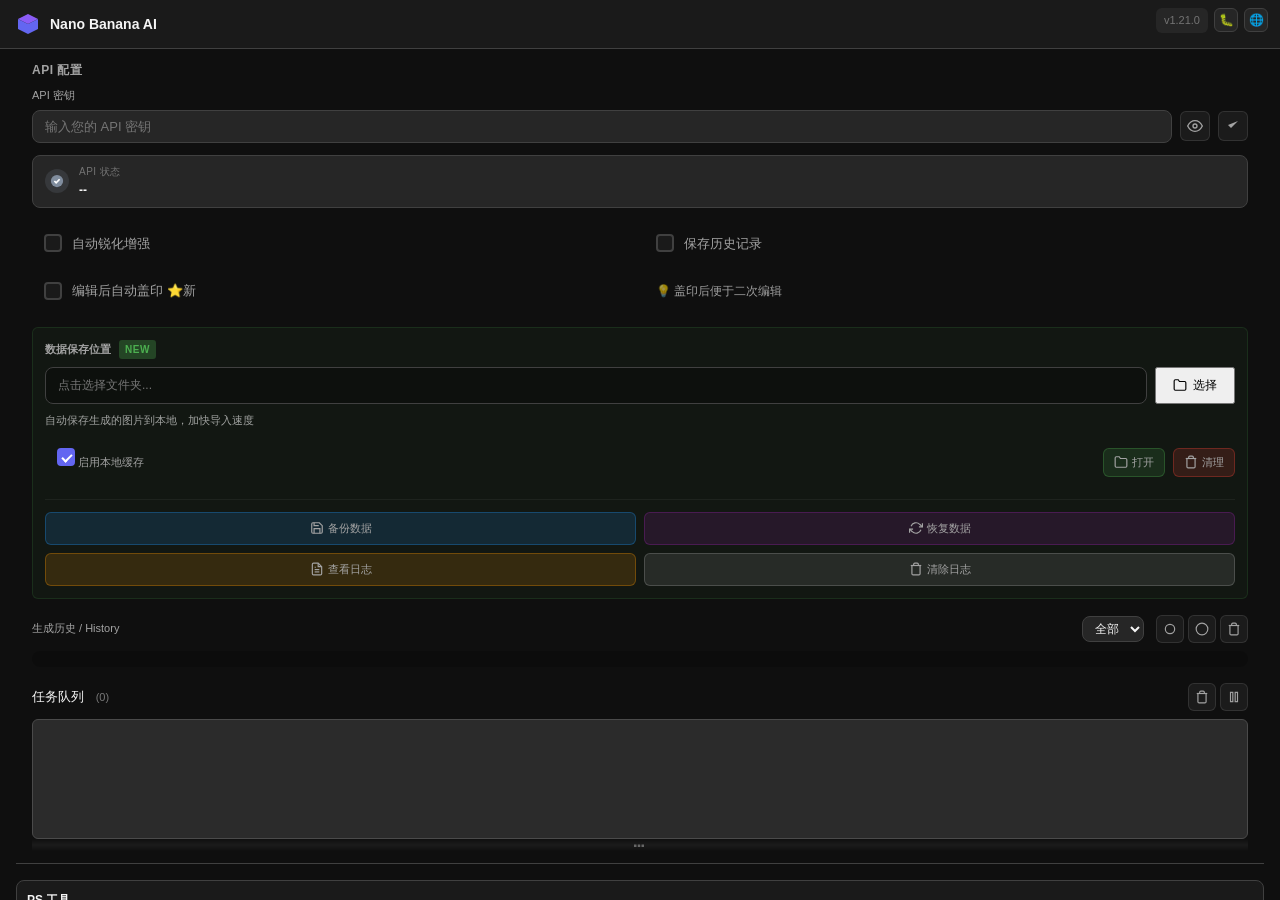
<file: index.html>
<!DOCTYPE html>
<html lang="zh-CN">
<head>
    <meta charset="UTF-8">
    <meta name="viewport" content="width=device-width, initial-scale=1.0, maximum-scale=1.0, user-scalable=no">
    <title>Nano Banana AI</title>
    <link rel="stylesheet" href="css/style.css">
    <style>
        /* 禁用双击放大 */
        * {
            touch-action: manipulation;
        }
    </style>
</head>
<body>
    <div class="app-container">
        <!-- Header with actions in top-right corner -->
        <div class="header-actions-bar">
            <div class="version">v1.21.0</div>
            <button class="btn-header-compact" onclick="toggleDebug()" title="Debug Mode" id="debugBtn">
                🐛
            </button>
            <button class="btn-header-compact" onclick="toggleLanguage()" title="Switch Language">
                <span id="langIcon">🌐</span>
            </button>
        </div>
        
        <!-- Header -->
        <div class="header">
            <div class="logo">
                <svg width="24" height="24" viewBox="0 0 24 24" fill="none">
                    <path d="M12 2L2 7L12 12L22 7L12 2Z" fill="url(#gradient1)"/>
                    <path d="M2 17L12 22L22 17V7L12 12L2 7V17Z" fill="url(#gradient2)"/>
                    <defs>
                        <linearGradient id="gradient1" x1="2" y1="7" x2="22" y2="7">
                            <stop offset="0%" stop-color="#8B5CF6"/>
                            <stop offset="100%" stop-color="#6366F1"/>
                        </linearGradient>
                        <linearGradient id="gradient2" x1="2" y1="14.5" x2="22" y2="14.5">
                            <stop offset="0%" stop-color="#6366F1"/>
                            <stop offset="100%" stop-color="#8B5CF6"/>
                        </linearGradient>
                    </defs>
                </svg>
                <span class="logo-text" data-i18n="app.title">Nano Banana AI</span>
            </div>
        </div>

        <!-- Main scrollable content -->
        <div class="main-content">
            <!-- API Configuration -->
            <div class="section">
            <div class="section-header">
                <h3 data-i18n="config.title">API Configuration</h3>
            </div>
            <div class="form-group">
                <label data-i18n="config.apiKey">API Key</label>
                <div class="input-group">
                    <input type="password" id="apiKey" class="input" data-i18n-placeholder="config.apiKeyPlaceholder">
                    <button class="btn-icon" onclick="toggleApiKeyVisibility()" title="显示/隐藏 API Key">
                        <svg id="apiKeyEyeIcon" width="16" height="16" viewBox="0 0 24 24" fill="none" stroke="currentColor" stroke-width="2">
                            <path d="M1 12s4-8 11-8 11 8 11 8-4 8-11 8-11-8-11-8z"></path>
                            <circle cx="12" cy="12" r="3"></circle>
                        </svg>
                    </button>
                    <button class="btn-icon" onclick="saveApiKey()" data-i18n-title="config.save">
                        <svg width="16" height="16" viewBox="0 0 16 16" fill="currentColor">
                            <path d="M13 3L6 10L3 7"/>
                        </svg>
                    </button>
                </div>
            </div>
            <div class="api-status-display" id="apiStatusDisplay">
                <div class="status-indicator" id="statusIndicator">
                    <svg width="16" height="16" viewBox="0 0 16 16" fill="currentColor" class="status-icon">
                        <circle cx="8" cy="8" r="7"/>
                        <path d="M5 8l2 2 4-4" stroke="white" stroke-width="2" fill="none"/>
                    </svg>
                </div>
                <div class="status-text">
                    <div class="status-label" data-i18n="config.apiStatus">API 状态</div>
                    <div class="status-value" id="statusValue">--</div>
                </div>
            </div>

            <!-- Post-processing Options -->
            <div class="checkbox-row" style="margin-top: 16px;">
                <label class="checkbox-label">
                    <input type="checkbox" id="autoSharpen" onchange="toggleAutoSharpen()">
                    <span data-i18n="config.autoSharpen">自动锐化增强</span>
                </label>
                
                <label class="checkbox-label">
                    <input type="checkbox" id="saveHistory" onchange="toggleSaveHistory()">
                    <span data-i18n="config.saveHistory">保存历史记录</span>
                </label>
            </div>
            
            <!-- New: Advanced Options -->
            <div class="checkbox-row" style="margin-top: 8px;">
                <label class="checkbox-label">
                    <input type="checkbox" id="autoStamp" onchange="toggleAutoStamp()">
                    <span>编辑后自动盖印 ⭐新</span>
                </label>
                
                <label class="checkbox-label" style="font-size: 12px; color: rgba(255,255,255,0.6);">
                    <span>💡 盖印后便于二次编辑</span>
                </label>
            </div>

            <div class="form-group" id="sharpenStrengthGroup" style="display: none; margin-top: 8px;">
                <label data-i18n="config.sharpenStrength">锐化强度</label>
                <select id="sharpenStrength" class="select">
                    <option value="1.0" data-i18n="config.sharpenLight">轻度 (1.0px)</option>
                    <option value="1.5" selected data-i18n="config.sharpenMedium">中度 (1.5px)</option>
                    <option value="2.0" data-i18n="config.sharpenStrong">强烈 (2.0px)</option>
                </select>
            </div>
            
            <!-- 🆕 Data Save Location -->
            <div class="form-group" style="margin-top: 16px; padding: 12px; background: rgba(76, 175, 80, 0.05); border-radius: 6px; border: 1px solid rgba(76, 175, 80, 0.15);">
                <div style="display: flex; align-items: center; justify-content: space-between; margin-bottom: 8px;">
                    <label style="margin: 0; display: flex; align-items: center;">
                        <span data-i18n="config.saveLocation" style="font-weight: 600;">数据保存位置</span>
                        <span class="badge" style="margin-left: 8px; padding: 2px 6px; background: rgba(76, 175, 80, 0.3); color: #4CAF50; font-size: 10px; border-radius: 3px; font-weight: 600;">NEW</span>
                    </label>
                </div>
                
                <!-- Path Selection -->
                <div style="display: flex; gap: 8px; margin-bottom: 8px;">
                    <input type="text" id="saveLocationPath" class="input" readonly 
                           placeholder="点击选择文件夹..." 
                           data-i18n-placeholder="config.saveLocationPlaceholder"
                           style="flex: 1; font-size: 12px; background: rgba(0,0,0,0.3); cursor: pointer;"
                           onclick="selectSaveLocation()">
                    <button class="btn-secondary" onclick="selectSaveLocation()" 
                            style="padding: 8px 16px; white-space: nowrap; font-size: 12px; display: flex; align-items: center; gap: 6px;">
                        <svg width="14" height="14" viewBox="0 0 24 24" fill="none" stroke="currentColor" stroke-width="2">
                            <path d="M22 19a2 2 0 0 1-2 2H4a2 2 0 0 1-2-2V5a2 2 0 0 1 2-2h5l2 3h9a2 2 0 0 1 2 2z"></path>
                        </svg>
                        <span data-i18n="config.selectFolder">选择文件夹</span>
                    </button>
                </div>
                
                <!-- Description and Cache Info -->
                <div style="margin-bottom: 10px; font-size: 11px; color: rgba(255,255,255,0.6); display: flex; align-items: center; flex-wrap: wrap; gap: 8px;">
                    <span data-i18n="config.saveLocationDesc">💾 自动保存生成的图片到本地，加快导入速度</span>
                    <span id="cacheInfo" style="color: #4CAF50; font-weight: 500;"></span>
                </div>
                
                <!-- Controls -->
                <div style="display: flex; align-items: center; gap: 8px; flex-wrap: wrap;">
                    <label class="checkbox-label" style="flex-shrink: 0;">
                        <input type="checkbox" id="autoSaveImages" onchange="toggleAutoSaveImages()" checked>
                        <span data-i18n="config.autoSaveImages">启用本地缓存</span>
                    </label>
                    <div style="flex: 1;"></div>
                    <button class="btn-icon" onclick="openCacheFolder()" title="打开缓存文件夹" 
                            style="padding: 6px 10px; background: rgba(76, 175, 80, 0.15); border: 1px solid rgba(76, 175, 80, 0.3);">
                        <svg width="14" height="14" viewBox="0 0 24 24" fill="none" stroke="currentColor" stroke-width="2">
                            <path d="M22 19a2 2 0 0 1-2 2H4a2 2 0 0 1-2-2V5a2 2 0 0 1 2-2h5l2 3h9a2 2 0 0 1 2 2z"></path>
                        </svg>
                        <span style="font-size: 11px; margin-left: 4px;">打开</span>
                    </button>
                    <button class="btn-icon" onclick="clearImageCache()" title="清理缓存" 
                            style="padding: 6px 10px; background: rgba(244, 67, 54, 0.15); border: 1px solid rgba(244, 67, 54, 0.3);">
                        <svg width="14" height="14" viewBox="0 0 24 24" fill="none" stroke="currentColor" stroke-width="2">
                            <polyline points="3 6 5 6 21 6"></polyline>
                            <path d="M19 6v14a2 2 0 0 1-2 2H7a2 2 0 0 1-2-2V6m3 0V4a2 2 0 0 1 2-2h4a2 2 0 0 1 2 2v2"></path>
                        </svg>
                        <span style="font-size: 11px; margin-left: 4px;">清理</span>
                    </button>
                </div>
                
                <!-- 数据备份/恢复 -->
                <div style="display: flex; gap: 8px; margin-top: 12px; padding-top: 12px; border-top: 1px solid rgba(255,255,255,0.05);">
                    <button class="btn-icon" onclick="saveDataToFiles()" title="保存所有数据到文件" 
                            style="flex: 1; padding: 8px; background: rgba(33, 150, 243, 0.15); border: 1px solid rgba(33, 150, 243, 0.3);">
                        <svg width="14" height="14" viewBox="0 0 24 24" fill="none" stroke="currentColor" stroke-width="2">
                            <path d="M19 21H5a2 2 0 0 1-2-2V5a2 2 0 0 1 2-2h11l5 5v11a2 2 0 0 1-2 2z"></path>
                            <polyline points="17 21 17 13 7 13 7 21"></polyline>
                            <polyline points="7 3 7 8 15 8"></polyline>
                        </svg>
                        <span style="font-size: 11px; margin-left: 4px;">备份数据</span>
                    </button>
                    <button class="btn-icon" onclick="loadDataFromFiles()" title="从文件恢复数据" 
                            style="flex: 1; padding: 8px; background: rgba(156, 39, 176, 0.15); border: 1px solid rgba(156, 39, 176, 0.3);">
                        <svg width="14" height="14" viewBox="0 0 24 24" fill="none" stroke="currentColor" stroke-width="2">
                            <polyline points="23 4 23 10 17 10"></polyline>
                            <polyline points="1 20 1 14 7 14"></polyline>
                            <path d="M3.51 9a9 9 0 0 1 14.85-3.36L23 10M1 14l4.64 4.36A9 9 0 0 0 20.49 15"></path>
                        </svg>
                        <span style="font-size: 11px; margin-left: 4px;">恢复数据</span>
                    </button>
                </div>
                
                <!-- 日志管理 -->
                <div style="display: flex; gap: 8px; margin-top: 8px;">
                    <button class="btn-icon" onclick="openLogFolder()" title="打开日志文件夹（自动保留最近3天）" 
                            style="flex: 1; padding: 8px; background: rgba(255, 152, 0, 0.15); border: 1px solid rgba(255, 152, 0, 0.3);">
                        <svg width="14" height="14" viewBox="0 0 24 24" fill="none" stroke="currentColor" stroke-width="2">
                            <path d="M14 2H6a2 2 0 0 0-2 2v16a2 2 0 0 0 2 2h12a2 2 0 0 0 2-2V8z"></path>
                            <polyline points="14 2 14 8 20 8"></polyline>
                            <line x1="16" y1="13" x2="8" y2="13"></line>
                            <line x1="16" y1="17" x2="8" y2="17"></line>
                            <polyline points="10 9 9 9 8 9"></polyline>
                        </svg>
                        <span style="font-size: 11px; margin-left: 4px;">查看日志</span>
                    </button>
                    <button class="btn-icon" onclick="clearLogs()" title="清除所有日志文件" 
                            style="flex: 1; padding: 8px; background: rgba(158, 158, 158, 0.15); border: 1px solid rgba(158, 158, 158, 0.3);">
                        <svg width="14" height="14" viewBox="0 0 24 24" fill="none" stroke="currentColor" stroke-width="2">
                            <polyline points="3 6 5 6 21 6"></polyline>
                            <path d="M19 6v14a2 2 0 0 1-2 2H7a2 2 0 0 1-2-2V6m3 0V4a2 2 0 0 1 2-2h4a2 2 0 0 1 2 2v2"></path>
                        </svg>
                        <span style="font-size: 11px; margin-left: 4px;">清除日志</span>
                    </button>
                </div>
            </div>
            
            <!-- History Manager -->
            <div class="form-group" style="margin-top: 16px;">
                <div style="display: flex; justify-content: space-between; align-items: center; margin-bottom: 8px;">
                    <label style="margin: 0;">生成历史 / History</label>
                    <div class="history-toolbar">
                        <select id="historyFilter" class="select" style="font-size: 12px; padding: 4px 8px; margin-right: 8px;">
                            <option value="all">全部</option>
                            <option value="generate">生成</option>
                            <option value="edit">编辑</option>
                        </select>
                        <button class="btn-icon" onclick="adjustThumbnailSize('smaller')" title="缩小缩略图">
                            <svg width="14" height="14" viewBox="0 0 24 24" fill="none" stroke="currentColor" stroke-width="2">
                                <circle cx="12" cy="12" r="8"/>
                            </svg>
                        </button>
                        <button class="btn-icon" onclick="adjustThumbnailSize('larger')" title="放大缩略图">
                            <svg width="14" height="14" viewBox="0 0 24 24" fill="none" stroke="currentColor" stroke-width="2">
                                <circle cx="12" cy="12" r="10"/>
                            </svg>
                        </button>
                        <button class="btn-icon" onclick="clearHistory()" title="清空历史">
                            <svg width="14" height="14" viewBox="0 0 24 24" fill="none" stroke="currentColor" stroke-width="2">
                                <polyline points="3 6 5 6 21 6"></polyline>
                                <path d="M19 6v14a2 2 0 0 1-2 2H7a2 2 0 0 1-2-2V6m3 0V4a2 2 0 0 1 2-2h4a2 2 0 0 1 2 2v2"></path>
                            </svg>
                        </button>
                    </div>
                </div>
                <div id="historyGrid" class="history-grid"></div>
            </div>
            
            <!-- Task Queue Section -->
            <div class="task-queue-section" style="margin-top: 16px;">
                <div class="task-queue-header" style="display: flex; justify-content: space-between; align-items: center; margin-bottom: 8px;">
                    <label style="margin: 0;">
                        <span data-i18n="queue.title">任务队列</span>
                        <span id="taskQueueCount" style="margin-left: 8px; font-size: 11px; color: #787878;">(0)</span>
                    </label>
                    <div class="task-queue-toolbar" style="display: flex; gap: 4px;">
                        <button class="btn-icon" onclick="clearCompletedTasks()" data-i18n-title="queue.clearCompleted" title="清除已完成">
                            <svg width="14" height="14" viewBox="0 0 24 24" fill="none" stroke="currentColor" stroke-width="2">
                                <polyline points="3 6 5 6 21 6"></polyline>
                                <path d="M19 6v14a2 2 0 0 1-2 2H7a2 2 0 0 1-2-2V6m3 0V4a2 2 0 0 1 2-2h4a2 2 0 0 1 2 2v2"></path>
                            </svg>
                        </button>
                        <button class="btn-icon" onclick="pauseAllTasks()" data-i18n-title="queue.pauseAll" title="暂停所有" id="pauseTasksBtn">
                            <svg width="14" height="14" viewBox="0 0 24 24" fill="none" stroke="currentColor" stroke-width="2">
                                <rect x="6" y="4" width="4" height="16"></rect>
                                <rect x="14" y="4" width="4" height="16"></rect>
                            </svg>
                        </button>
                    </div>
                </div>
                
                <div class="task-queue-wrapper" style="position: relative;">
                    <div id="taskQueueContainer" class="task-queue-container">
                        <div id="taskQueue" class="task-queue-list"></div>
                    </div>
                    <div class="task-queue-resize-handle" id="taskQueueResizeHandle"></div>
                </div>
            </div>
        </div>

        <!-- PS Tools (Common for both Generate & Edit) -->
        <div class="ps-tools-section">
            <div class="ps-tools-header">
                <span data-i18n="tools.title">PS 工具 / PS Tools</span>
            </div>
            
            <!-- Selection Tools -->
            <div class="tool-category">
                <div class="tool-category-label" data-i18n="tools.selection">选区工具</div>
                <div class="ps-tools-grid">
                    <button class="ps-tool-btn" onclick="selectPSTool('rectangularMarquee')" title="矩形选框 (M)" data-tool="rect">
                        <svg width="18" height="18" viewBox="0 0 24 24" fill="none" stroke="currentColor" stroke-width="2">
                            <rect x="4" y="4" width="16" height="16" rx="0"/>
                        </svg>
                        <span class="tool-name" data-i18n="tools.rect">矩形</span>
                    </button>
                    <button class="ps-tool-btn" onclick="selectPSTool('ellipticalMarquee')" title="椭圆选框 (M)" data-tool="ellipse">
                        <svg width="18" height="18" viewBox="0 0 24 24" fill="none" stroke="currentColor" stroke-width="2">
                            <circle cx="12" cy="12" r="9"/>
                        </svg>
                        <span class="tool-name" data-i18n="tools.ellipse">椭圆</span>
                    </button>
                    <button class="ps-tool-btn" onclick="selectPSTool('lasso')" title="套索 (L)" data-tool="lasso">
                        <svg width="18" height="18" viewBox="0 0 24 24" fill="none" stroke="currentColor" stroke-width="2">
                            <path d="M2 12c1-3 3-6 6-7 2-1 4 0 6 2 1 2 2 4 1 6-1 3-4 5-7 6-3 1-5 0-6-2-1-2-1-4 0-5z"/>
                        </svg>
                        <span class="tool-name" data-i18n="tools.lasso">套索</span>
                    </button>
                    <button class="ps-tool-btn" onclick="selectPSTool('polygonalLasso')" title="多边形套索 (L)" data-tool="polygon">
                        <svg width="18" height="18" viewBox="0 0 24 24" fill="none" stroke="currentColor" stroke-width="2">
                            <path d="M12 3L4 8l2 8 6 3 6-3 2-8z"/>
                        </svg>
                        <span class="tool-name" data-i18n="tools.polygon">多边形</span>
                    </button>
                    <button class="ps-tool-btn" onclick="selectPSTool('quickSelection')" title="快速选择 (W)" data-tool="quick">
                        <svg width="18" height="18" viewBox="0 0 24 24" fill="none" stroke="currentColor" stroke-width="2">
                            <circle cx="12" cy="12" r="8"/>
                            <path d="M12 8v8M8 12h8"/>
                        </svg>
                        <span class="tool-name" data-i18n="tools.quick">快选</span>
                    </button>
                    <button class="ps-tool-btn" onclick="selectPSTool('magicWand')" title="魔棒 (W)" data-tool="wand">
                        <svg width="18" height="18" viewBox="0 0 24 24" fill="none" stroke="currentColor" stroke-width="2">
                            <path d="M15 4l-11 11M4 15l11-11M10 2v4M18 10h4M10 18v4M2 10h4"/>
                            <circle cx="15" cy="4" r="1" fill="currentColor"/>
                        </svg>
                        <span class="tool-name" data-i18n="tools.wand">魔棒</span>
                    </button>
                    <button class="ps-tool-btn ps-tool-btn-danger" onclick="deselectAll()" title="取消选区 (Ctrl+D)" data-tool="deselect">
                        <svg width="18" height="18" viewBox="0 0 24 24" fill="none" stroke="currentColor" stroke-width="2.5">
                            <path d="M18 6L6 18M6 6l12 12"/>
                        </svg>
                        <span class="tool-name" data-i18n="tools.deselect">取消</span>
                    </button>
                </div>
            </div>
            
            <!-- Paint & Edit Tools -->
            <div class="tool-category">
                <div class="tool-category-label" data-i18n="tools.paint">绘画工具</div>
                <div class="ps-tools-grid">
                    <button class="ps-tool-btn" onclick="selectPSTool('brush')" title="画笔 (B)" data-tool="brush">
                        <svg width="18" height="18" viewBox="0 0 24 24" fill="none" stroke="currentColor" stroke-width="2">
                            <path d="M4 20l2-2m0 0l14-14 2 2-14 14-2-2z"/>
                            <circle cx="20" cy="4" r="2" fill="currentColor"/>
                        </svg>
                        <span class="tool-name" data-i18n="tools.brush">画笔</span>
                    </button>
                    <button class="ps-tool-btn" onclick="selectPSTool('eraser')" title="橡皮擦 (E)" data-tool="eraser">
                        <svg width="18" height="18" viewBox="0 0 24 24" fill="none" stroke="currentColor" stroke-width="2">
                            <path d="M6 19h12M8 6l8 8-6 6H8l-4-4z"/>
                        </svg>
                        <span class="tool-name" data-i18n="tools.eraser">橡皮</span>
                    </button>
                    <button class="ps-tool-btn" onclick="selectPSTool('move')" title="移动 (V)" data-tool="move">
                        <svg width="18" height="18" viewBox="0 0 24 24" fill="none" stroke="currentColor" stroke-width="2">
                            <path d="M5 12h14M12 5v14M12 5l-3 3m3-3l3 3M12 19l-3-3m3 3l3-3"/>
                        </svg>
                        <span class="tool-name" data-i18n="tools.move">移动</span>
                    </button>
                    <button class="ps-tool-btn" onclick="selectPSTool('hand')" title="抓手 (H)" data-tool="hand">
                        <svg width="18" height="18" viewBox="0 0 24 24" fill="none" stroke="currentColor" stroke-width="2">
                            <path d="M9 11V6a1 1 0 0 1 2 0v5m0 0V4a1 1 0 1 1 2 0v7m0 0V5a1 1 0 1 1 2 0v6m0 0V7a1 1 0 1 1 2 0v10a4 4 0 0 1-8 0"/>
                        </svg>
                        <span class="tool-name" data-i18n="tools.hand">抓手</span>
                    </button>
                    <button class="ps-tool-btn" onclick="selectPSTool('zoomIn')" title="缩放工具 (Z)" data-tool="zoomIn">
                        <svg width="18" height="18" viewBox="0 0 24 24" fill="none" stroke="currentColor" stroke-width="2">
                            <circle cx="11" cy="11" r="8"/>
                            <path d="M21 21l-4.35-4.35M11 8v6m-3-3h6"/>
                        </svg>
                        <span class="tool-name" data-i18n="tools.zoom">缩放</span>
                    </button>
                    <button class="ps-tool-btn" onclick="selectPSTool('pen')" title="钢笔工具 (P)" data-tool="pen">
                        <svg width="18" height="18" viewBox="0 0 24 24" fill="none" stroke="currentColor" stroke-width="2">
                            <path d="M12 19l7-7 3 3-7 7-3-3z"/>
                            <path d="M18 13l-1.5-7.5L2 2l3.5 14.5L13 18l5-5z"/>
                            <path d="M2 2l7.586 7.586"/>
                            <circle cx="11" cy="11" r="2"/>
                        </svg>
                        <span class="tool-name" data-i18n="tools.pen">钢笔</span>
                    </button>
                    <button class="ps-tool-btn" onclick="resetColors()" title="恢复黑白前景背景色 (D)" data-tool="resetColors">
                        <svg width="18" height="18" viewBox="0 0 24 24" fill="none" stroke="currentColor" stroke-width="2">
                            <rect x="3" y="3" width="10" height="10" fill="black" stroke="white" stroke-width="1.5"/>
                            <rect x="11" y="11" width="10" height="10" fill="white" stroke="black" stroke-width="1.5"/>
                        </svg>
                        <span class="tool-name" data-i18n="tools.resetColors">黑白</span>
                    </button>
                </div>
            </div>
            
            <!-- Quick Actions -->
            <div class="tool-category">
                <div class="tool-category-label" data-i18n="tools.quickActions">快捷操作</div>
                <div class="ps-tools-grid">
                    <button class="ps-tool-btn" onclick="stampVisibleLayers()" title="盖印可见图层 (Ctrl+Alt+Shift+E)" data-tool="stamp">
                        <svg width="18" height="18" viewBox="0 0 24 24" fill="none" stroke="currentColor" stroke-width="2">
                            <rect x="3" y="3" width="7" height="7" rx="1"/>
                            <rect x="3" y="14" width="7" height="7" rx="1"/>
                            <rect x="14" y="3" width="7" height="7" rx="1"/>
                            <rect x="14" y="14" width="7" height="7" rx="1"/>
                        </svg>
                        <span class="tool-name" data-i18n="tools.stamp">盖印</span>
                    </button>
                    <button class="ps-tool-btn" onclick="invertSelection()" title="反向选择 (Ctrl+Shift+I)" data-tool="invert">
                        <svg width="18" height="18" viewBox="0 0 24 24" fill="none" stroke="currentColor" stroke-width="2">
                            <path d="M12 2a10 10 0 1 0 0 20v-20z" fill="currentColor" opacity="0.3"/>
                            <circle cx="12" cy="12" r="10"/>
                        </svg>
                        <span class="tool-name" data-i18n="tools.invert">反选</span>
                    </button>
                    <button class="ps-tool-btn" onclick="openCameraRaw()" title="打开 Camera Raw (Ctrl+Shift+A)" data-tool="acr">
                        <svg width="18" height="18" viewBox="0 0 24 24" fill="none" stroke="currentColor" stroke-width="2">
                            <rect x="3" y="3" width="18" height="18" rx="2"/>
                            <circle cx="12" cy="12" r="3"/>
                            <path d="M16 8h1"/>
                        </svg>
                        <span class="tool-name" data-i18n="tools.acr">ACR</span>
                    </button>
                </div>
            </div>
        </div>

        <!-- Tabs -->
        <div class="tabs">
            <button class="tab active" data-tab="generate" onclick="switchTab('generate')">
                <svg width="16" height="16" viewBox="0 0 24 24" fill="none" stroke="currentColor" stroke-width="2">
                    <path d="M8 2l2 5h5l-4 3 2 5-5-3-5 3 2-5-4-3h5z"/>
                </svg>
                <span data-i18n="tabs.generate">生成</span>
            </button>
            <button class="tab" data-tab="edit" onclick="switchTab('edit')">
                <svg width="16" height="16" viewBox="0 0 24 24" fill="none" stroke="currentColor" stroke-width="2">
                    <path d="M11 4H4a2 2 0 0 0-2 2v14a2 2 0 0 0 2 2h14a2 2 0 0 0 2-2v-7"/>
                    <path d="M18.5 2.5a2.121 2.121 0 0 1 3 3L12 15l-4 1 1-4 9.5-9.5z"/>
                </svg>
                <span data-i18n="tabs.edit">编辑</span>
            </button>
            <button class="tab" data-tab="promptHelper" onclick="switchTab('promptHelper')">
                <svg width="16" height="16" viewBox="0 0 24 24" fill="none" stroke="currentColor" stroke-width="2">
                    <path d="M21 15a2 2 0 0 1-2 2H7l-4 4V5a2 2 0 0 1 2-2h14a2 2 0 0 1 2 2z"/>
                    <path d="M8 10h8M8 14h4"/>
                </svg>
                <span data-i18n="tabs.promptHelper">Prompt助手</span>
            </button>
        </div>

        <!-- Generate Panel -->
        <div class="tab-content active" id="generate-panel">
            <div class="panel">
                <div class="form-group">
                    <div style="display: flex; justify-content: space-between; align-items: center; margin-bottom: 4px;">
                        <label data-i18n="generate.prompt" style="margin: 0;">Prompt</label>
                        <span id="generatePromptCharCount" style="font-size: 11px; color: #787878;">0 / 5000 字</span>
                    </div>
                    <textarea id="generatePrompt" class="textarea" rows="4" data-i18n-placeholder="generate.promptPlaceholder"></textarea>
                </div>

                <div class="form-group">
                    <label data-i18n="generate.model">Model</label>
                    <select id="generateModel" class="select">
                        <option value="nano-banana-pro">Nano Banana Pro (High Quality)</option>
                        <option value="nano-banana-pro-vt">Nano Banana Pro VT (Video Turbo)</option>
                        <option value="nano-banana-2">Nano Banana 2 (Fast)</option>
                        <option value="nano-banana-2-4k-cl">Nano Banana 2 4K-CL (High Resolution)</option>
                    </select>
                </div>

                <div class="form-row">
                    <div class="form-group">
                        <label data-i18n="generate.aspectRatio">Aspect Ratio</label>
                        <select id="aspectRatio" class="select">
                            <option value="auto">Auto</option>
                            <option value="1:1">1:1 (Square)</option>
                            <option value="16:9">16:9 (Landscape)</option>
                            <option value="9:16">9:16 (Portrait)</option>
                            <option value="4:3">4:3</option>
                            <option value="3:4">3:4</option>
                        </select>
                    </div>

                    <div class="form-group">
                        <label data-i18n="generate.imageSize">Image Size</label>
                        <select id="imageSize" class="select">
                            <option value="1K">1K (Fast)</option>
                            <option value="2K">2K (Balanced)</option>
                            <option value="4K">4K (Best Quality)</option>
                        </select>
                    </div>
                </div>

                <div class="form-group">
                    <label data-i18n="generate.imageCount">图片数量 / Image Count</label>
                    <select id="generateImageCount" class="select">
                        <option value="1">1 张</option>
                        <option value="2">2 张（并发）</option>
                        <option value="3">3 张（并发）</option>
                        <option value="4">4 张（并发）</option>
                        <option value="5">5 张（并发）</option>
                    </select>
                </div>

                <!-- Reference Image Upload -->
                <div class="form-group">
                    <label>上传参考图 / Reference Image (可选)</label>
                    <div class="reference-image-upload" id="generateReferenceUpload" onclick="selectGenerateReference()">
                        <div class="upload-placeholder" id="generateRefPlaceholder">
                            <svg width="48" height="48" viewBox="0 0 24 24" fill="none" stroke="currentColor" stroke-width="2">
                                <rect x="3" y="3" width="18" height="18" rx="2"/>
                                <circle cx="8.5" cy="8.5" r="1.5"/>
                                <polyline points="21 15 16 10 5 21"/>
                            </svg>
                            <p>点击上传参考图片</p>
                            <p class="upload-hint">支持 JPG, PNG, WebP (最大10MB)</p>
                        </div>
                        <img id="generateRefPreview" class="reference-preview-image" style="display: none;">
                        <button class="btn-remove-reference" id="generateRefRemoveBtn" onclick="removeGenerateReference(event)" style="display: none;">
                            <svg width="16" height="16" viewBox="0 0 16 16" fill="currentColor">
                                <path d="M4 4l8 8m0-8L4 12"/>
                            </svg>
                        </button>
                    </div>
                    <input type="file" id="generateReferenceInput" accept="image/*" style="display: none;" onchange="handleGenerateReferenceUpload(event)">
                </div>

                <button class="btn-primary" id="generateBtn" onclick="generateImage()">
                    <svg width="16" height="16" viewBox="0 0 16 16" fill="currentColor">
                        <path d="M8 1v14M1 8h14"/>
                    </svg>
                    <span data-i18n="generate.button">Generate Image</span>
                </button>
            </div>
        </div>

        <!-- Edit Panel -->
        <div class="tab-content" id="edit-panel">
            <div class="panel">
                <p class="hint" data-i18n="edit.selectHint">Select a layer or area in Photoshop to edit</p>

                <div class="selection-preview" id="selectionPreview">
                    <div class="preview-header">
                        <span data-i18n="edit.preview">选区预览</span>
                        <div class="preview-controls">
                            <button class="btn-preview-action" id="autoRefreshToggle" onclick="toggleAutoRefresh()">
                                <svg width="14" height="14" viewBox="0 0 16 16" fill="currentColor">
                                    <path d="M8 2a6 6 0 1 1-6 6h2a4 4 0 1 0 1.5-3.1L7 6H2V1l1.5 1.5A6 6 0 0 1 8 2z"/>
                                </svg>
                                <span class="btn-text">AUTO</span>
                            </button>
                            <button class="btn-preview-action" onclick="refreshPreview()">
                                <svg width="14" height="14" viewBox="0 0 16 16" fill="currentColor">
                                    <path d="M2 3l1 1 4-4 4 4 1-1-5-5z"/>
                                    <path d="M8 8v8M5 13l3 3 3-3"/>
                                </svg>
                                <span class="btn-text" data-i18n="preview.select">选择</span>
                            </button>
                        </div>
                    </div>
                    <div class="preview-image-container" id="previewContainer">
                        <div class="preview-placeholder" id="previewPlaceholder">
                            <svg width="48" height="48" viewBox="0 0 24 24" fill="none" stroke="currentColor" stroke-width="2">
                                <rect x="3" y="3" width="18" height="18" rx="2"/>
                                <circle cx="8.5" cy="8.5" r="1.5"/>
                                <polyline points="21 15 16 10 5 21"/>
                            </svg>
                            <p data-i18n="preview.noSelection">在 PS 中创建选区后点击选择</p>
                        </div>
                        <img id="previewImage" class="preview-image" alt="Selection preview" style="display: none;">
                        <div class="preview-info" id="previewInfo"></div>
                    </div>
                </div>

                <!-- Preset Selector with Tabs -->
                <div class="form-group">
                    <div style="display: flex; justify-content: space-between; align-items: center; margin-bottom: 8px;">
                        <label data-i18n="edit.preset" style="margin: 0;">选择预设 / Select Preset</label>
                        <div class="preset-manager-toolbar">
                            <button class="btn-icon" onclick="importPresetGroups()" title="导入提示词组">
                                <svg width="16" height="16" viewBox="0 0 24 24" fill="none" stroke="currentColor" stroke-width="2">
                                    <path d="M21 15v4a2 2 0 0 1-2 2H5a2 2 0 0 1-2-2v-4"></path>
                                    <polyline points="7 10 12 15 17 10"></polyline>
                                    <line x1="12" y1="15" x2="12" y2="3"></line>
                                </svg>
                            </button>
                            <button class="btn-icon" onclick="exportPresetGroups()" title="导出提示词组">
                                <svg width="16" height="16" viewBox="0 0 24 24" fill="none" stroke="currentColor" stroke-width="2">
                                    <path d="M21 15v4a2 2 0 0 1-2 2H5a2 2 0 0 1-2-2v-4"></path>
                                    <polyline points="17 8 12 3 7 8"></polyline>
                                    <line x1="12" y1="3" x2="12" y2="15"></line>
                                </svg>
                            </button>
                            <button class="btn-icon" onclick="resetToDefaultPresets()" title="恢复默认预设">
                                <svg width="16" height="16" viewBox="0 0 24 24" fill="none" stroke="currentColor" stroke-width="2">
                                    <polyline points="23 4 23 10 17 10"></polyline>
                                    <path d="M20.49 15a9 9 0 1 1-2.12-9.36L23 10"></path>
                                </svg>
                            </button>
                        </div>
                    </div>
                    
                    <!-- Preset Category Tabs -->
                    <div class="preset-tabs" id="presetTabs" style="display: flex; flex-wrap: wrap; gap: 4px;">
                        <button class="preset-tab active" data-category="popular" onclick="switchPresetCategory('popular')">
                            ⭐ 常用
                        </button>
                        <button class="preset-tab" data-category="cosplay" onclick="switchPresetCategory('cosplay')">
                            🎭 Cos专用
                        </button>
                        <button class="preset-tab" data-category="basic" onclick="switchPresetCategory('basic')">
                            🎨 基础
                        </button>
                        <button class="preset-tab" data-category="hair" onclick="switchPresetCategory('hair')">
                            💇 头发
                        </button>
                        <button class="preset-tab" data-category="body" onclick="switchPresetCategory('body')">
                            💪 身材
                        </button>
                        <button class="preset-tab" data-category="effects-water" onclick="switchPresetCategory('effects-water')">
                            💧 水系
                        </button>
                        <button class="preset-tab" data-category="effects-snow" onclick="switchPresetCategory('effects-snow')">
                            ❄️ 雪雾
                        </button>
                        <button class="preset-tab" data-category="effects-light" onclick="switchPresetCategory('effects-light')">
                            ✨ 光效
                        </button>
                        <button class="preset-tab" data-category="effects-thunder" onclick="switchPresetCategory('effects-thunder')">
                            ⚡ 雷电
                        </button>
                        <button class="preset-tab" data-category="effects-fire" onclick="switchPresetCategory('effects-fire')">
                            🔥 火焰
                        </button>
                        <button class="preset-tab" data-category="more" onclick="switchPresetCategory('more')">
                            📦 更多
                        </button>
                    </div>
                    
                    <!-- Preset Buttons Grid -->
                    <div class="preset-grid" id="presetGrid">
                        <!-- Popular presets (default shown) -->
                        <div class="preset-category-content active" data-category="popular">
                            <button class="preset-button" onclick="applyPresetDirect('removeFlyaway')">
                                <span class="preset-icon">✨</span>
                                <span class="preset-name">去碎发</span>
                            </button>
                            <button class="preset-button" onclick="applyPresetDirect('faceRetouch')">
                                <span class="preset-icon">💄</span>
                                <span class="preset-name">修容</span>
                            </button>
                            <button class="preset-button" onclick="applyPresetDirect('upperBodyOneClick')">
                                <span class="preset-icon">🚀</span>
                                <span class="preset-name">上半身一键</span>
                            </button>
                            <button class="preset-button" onclick="applyPresetDirect('clearScene')">
                                <span class="preset-icon">🧹</span>
                                <span class="preset-name">场照清场</span>
                            </button>
                            <button class="preset-button" onclick="applyPresetDirect('cgFace')">
                                <span class="preset-icon">🎮</span>
                                <span class="preset-name">CG脸</span>
                            </button>
                            <button class="preset-button" onclick="applyPresetDirect('cosplayPro')">
                                <span class="preset-icon">👗</span>
                                <span class="preset-name">Cosplay专业</span>
                            </button>
                        </div>
                        
                        <!-- Cosplay专用 -->
                        <div class="preset-category-content" data-category="cosplay">
                            <button class="preset-button" onclick="applyPresetDirect('cosplayPro')">
                                <span class="preset-icon">🎭</span>
                                <span class="preset-name">Cos专业修图</span>
                            </button>
                            <button class="preset-button" onclick="applyPresetDirect('cosFullBodyRetouch')">
                                <span class="preset-icon">✨</span>
                                <span class="preset-name">Cos全身精修</span>
                            </button>
                            <button class="preset-button" onclick="applyPresetDirect('cosEyeMakeup')">
                                <span class="preset-icon">👁️</span>
                                <span class="preset-name">Cos眼妆增强</span>
                            </button>
                            <button class="preset-button" onclick="applyPresetDirect('cosWigOptimize')">
                                <span class="preset-icon">💇</span>
                                <span class="preset-name">Cos假发优化</span>
                            </button>
                            <button class="preset-button" onclick="applyPresetDirect('cosWigGenerate')">
                                <span class="preset-icon">🎭</span>
                                <span class="preset-name">Cos假发生成</span>
                            </button>
                            <button class="preset-button" onclick="applyPresetDirect('cosCostumeTexture')">
                                <span class="preset-icon">👘</span>
                                <span class="preset-name">Cos服装质感</span>
                            </button>
                            <button class="preset-button" onclick="applyPresetDirect('cosWeaponProp')">
                                <span class="preset-icon">⚔️</span>
                                <span class="preset-name">Cos武器道具</span>
                            </button>
                            <button class="preset-button" onclick="applyPresetDirect('cosLightingFix')">
                                <span class="preset-icon">💡</span>
                                <span class="preset-name">Cos光影修正</span>
                            </button>
                            <button class="preset-button" onclick="applyPresetDirect('cosBodyShape')">
                                <span class="preset-icon">💪</span>
                                <span class="preset-name">Cos身材微调</span>
                            </button>
                            <button class="preset-button" onclick="applyPresetDirect('cosColorGrading')">
                                <span class="preset-icon">🎨</span>
                                <span class="preset-name">Cos调色预设</span>
                            </button>
                            <button class="preset-button" onclick="applyPresetDirect('cosBackgroundBlur')">
                                <span class="preset-icon">🌫️</span>
                                <span class="preset-name">Cos背景虚化</span>
                            </button>
                            <button class="preset-button" onclick="applyPresetDirect('cosHandDetail')">
                                <span class="preset-icon">🤲</span>
                                <span class="preset-name">Cos手部精修</span>
                            </button>
                            <button class="preset-button" onclick="applyPresetDirect('cosAnimeStyle')">
                                <span class="preset-icon">🎌</span>
                                <span class="preset-name">Cos动漫化</span>
                            </button>
                            <button class="preset-button" onclick="applyPresetDirect('cosStudioQuality')">
                                <span class="preset-icon">📸</span>
                                <span class="preset-name">Cos影棚级</span>
                            </button>
                            <button class="preset-button" onclick="applyPresetDirect('cosEventPhoto')">
                                <span class="preset-icon">🎪</span>
                                <span class="preset-name">Cos展会抓拍修复</span>
                            </button>
                            <button class="preset-button" onclick="applyPresetDirect('cosLegsPro')">
                                <span class="preset-icon">🦵</span>
                                <span class="preset-name">Cos腿部专业</span>
                            </button>
                            <button class="preset-button" onclick="applyPresetDirect('cosFaceQuickFix')">
                                <span class="preset-icon">⚡</span>
                                <span class="preset-name">Cos面部快修</span>
                            </button>
                            <button class="preset-button" onclick="applyPresetDirect('cosDetailEnhance')">
                                <span class="preset-icon">🔍</span>
                                <span class="preset-name">Cos细节强化</span>
                            </button>
                            <button class="preset-button" onclick="applyPresetDirect('cosLightEnhance')">
                                <span class="preset-icon">💡</span>
                                <span class="preset-name">Cos光感增强</span>
                            </button>
                            <button class="preset-button" onclick="applyPresetDirect('cosEffectElements')">
                                <span class="preset-icon">✨</span>
                                <span class="preset-name">Cos特效元素</span>
                            </button>
                            <button class="preset-button" onclick="applyPresetDirect('to3dWhiteModel')">
                                <span class="preset-icon">🎨</span>
                                <span class="preset-name">转3D白模</span>
                            </button>
                        </div>
                        
                        <!-- Basic retouching -->
                        <div class="preset-category-content" data-category="basic">
                            <button class="preset-button" onclick="applyPresetDirect('removeFlyaway')">
                                <span class="preset-icon">✨</span>
                                <span class="preset-name">去碎发</span>
                            </button>
                            <button class="preset-button" onclick="applyPresetDirect('faceRetouch')">
                                <span class="preset-icon">💄</span>
                                <span class="preset-name">修容</span>
                            </button>
                            <button class="preset-button" onclick="applyPresetDirect('upscale')">
                                <span class="preset-icon">🔍</span>
                                <span class="preset-name">放大/超清</span>
                            </button>
                            <button class="preset-button" onclick="applyPresetDirect('upscale8kTexture')">
                                <span class="preset-icon">💎</span>
                                <span class="preset-name">转8K细化纹理</span>
                            </button>
                            <button class="preset-button" onclick="applyPresetDirect('removeWrinkles')">
                                <span class="preset-icon">👔</span>
                                <span class="preset-name">去褶皱</span>
                            </button>
                        </div>
                        
                        <!-- Hair processing -->
                        <div class="preset-category-content" data-category="hair">
                            <button class="preset-button" onclick="applyPresetDirect('smoothHair')">
                                <span class="preset-icon">💇</span>
                                <span class="preset-name">柔顺头发</span>
                            </button>
                            <button class="preset-button" onclick="applyPresetDirect('removeFlyawayWind')">
                                <span class="preset-icon">🌪️</span>
                                <span class="preset-name">去碎发+飘动</span>
                            </button>
                            <button class="preset-button" onclick="applyPresetDirect('cgHair')">
                                <span class="preset-icon">🎨</span>
                                <span class="preset-name">CG头发质感</span>
                            </button>
                            <button class="preset-button" onclick="applyPresetDirect('hairWind')">
                                <span class="preset-icon">💨</span>
                                <span class="preset-name">头发飘动</span>
                            </button>
                            <button class="preset-button" onclick="applyPresetDirect('hairWindGuided')">
                                <span class="preset-icon">✏️</span>
                                <span class="preset-name">飘动+手绘</span>
                            </button>
                            <button class="preset-button" onclick="applyPresetDirect('hairUltraQuality')">
                                <span class="preset-icon">✨</span>
                                <span class="preset-name">头发极致质感</span>
                            </button>
                        </div>
                        
                        <!-- Body optimization -->
                        <div class="preset-category-content" data-category="body">
                            <button class="preset-button" onclick="applyPresetDirect('absLine')">
                                <span class="preset-icon">💪</span>
                                <span class="preset-name">马甲线</span>
                            </button>
                            <button class="preset-button" onclick="applyPresetDirect('legOil')">
                                <span class="preset-icon">✨</span>
                                <span class="preset-name">腿部抹油</span>
                            </button>
                            <button class="preset-button" onclick="applyPresetDirect('legSmooth')">
                                <span class="preset-icon">🦵</span>
                                <span class="preset-name">腿部匀肤</span>
                            </button>
                            <button class="preset-button" onclick="applyPresetDirect('blackStocking')">
                                <span class="preset-icon">🧦</span>
                                <span class="preset-name">黑丝优化</span>
                            </button>
                            <button class="preset-button" onclick="applyPresetDirect('bodyOil')">
                                <span class="preset-icon">💧</span>
                                <span class="preset-name">全身抹油</span>
                            </button>
                            <button class="preset-button" onclick="applyPresetDirect('bodyEnhance')">
                                <span class="preset-icon">👙</span>
                                <span class="preset-name">身材优化</span>
                            </button>
                        </div>
                        
                        <!-- CG conversion -->
                        <div class="preset-category-content" data-category="cg">
                            <button class="preset-button" onclick="applyPresetDirect('cgFace')">
                                <span class="preset-icon">🎮</span>
                                <span class="preset-name">CG脸</span>
                            </button>
                            <button class="preset-button" onclick="applyPresetDirect('cgTexture')">
                                <span class="preset-icon">🎯</span>
                                <span class="preset-name">3D建模质感</span>
                            </button>
                            <button class="preset-button" onclick="applyPresetDirect('thickPaint')">
                                <span class="preset-icon">🖌️</span>
                                <span class="preset-name">厚涂感</span>
                            </button>
                            <button class="preset-button" onclick="applyPresetDirect('convert2Dto3D')">
                                <span class="preset-icon">🎬</span>
                                <span class="preset-name">2D转3D</span>
                            </button>
                        </div>
                        
                        <!-- Effects - Water -->
                        <div class="preset-category-content" data-category="effects-water">
                            <button class="preset-button" onclick="applyPresetDirect('effectRain')">
                                <span class="preset-icon">🌧️</span>
                                <span class="preset-name">下雨场景</span>
                            </button>
                            <button class="preset-button" onclick="applyPresetDirect('effectWaterReflection')">
                                <span class="preset-icon">🪞</span>
                                <span class="preset-name">水面倒影</span>
                            </button>
                            <button class="preset-button" onclick="applyPresetDirect('effectWaterSparkle')">
                                <span class="preset-icon">✨</span>
                                <span class="preset-name">水面波光</span>
                            </button>
                            <button class="preset-button" onclick="applyPresetDirect('effectWaterFlow')">
                                <span class="preset-icon">💦</span>
                                <span class="preset-name">流水特效</span>
                            </button>
                        </div>
                        
                        <!-- Effects - Snow & Mist -->
                        <div class="preset-category-content" data-category="effects-snow">
                            <button class="preset-button" onclick="applyPresetDirect('effectSnow')">
                                <span class="preset-icon">❄️</span>
                                <span class="preset-name">飘雪场景</span>
                            </button>
                            <button class="preset-button" onclick="applyPresetDirect('effectMorningMist')">
                                <span class="preset-icon">🌫️</span>
                                <span class="preset-name">晨雾氛围</span>
                            </button>
                            <button class="preset-button" onclick="applyPresetDirect('effectCharacterMist')">
                                <span class="preset-icon">👤</span>
                                <span class="preset-name">人物雾气</span>
                            </button>
                            <button class="preset-button" onclick="applyPresetDirect('effectSceneMist')">
                                <span class="preset-icon">🏞️</span>
                                <span class="preset-name">场景雾气</span>
                            </button>
                        </div>
                        
                        <!-- Effects - Light -->
                        <div class="preset-category-content" data-category="effects-light">
                            <button class="preset-button" onclick="applyPresetDirect('effectFirefly')">
                                <span class="preset-icon">🪲</span>
                                <span class="preset-name">萤火虫</span>
                            </button>
                            <button class="preset-button" onclick="applyPresetDirect('effectLightBeams')">
                                <span class="preset-icon">💡</span>
                                <span class="preset-name">光束特效</span>
                            </button>
                            <button class="preset-button" onclick="applyPresetDirect('effectGlow')">
                                <span class="preset-icon">✨</span>
                                <span class="preset-name">发光效果</span>
                            </button>
                            <button class="preset-button" onclick="applyPresetDirect('effectGodRays')">
                                <span class="preset-icon">🌟</span>
                                <span class="preset-name">丁达尔光束</span>
                            </button>
                            <button class="preset-button" onclick="applyPresetDirect('effectBokehBg')">
                                <span class="preset-icon">🔆</span>
                                <span class="preset-name">背景光斑</span>
                            </button>
                        </div>
                        
                        <!-- Effects - Thunder -->
                        <div class="preset-category-content" data-category="effects-thunder">
                            <button class="preset-button" onclick="applyPresetDirect('effectLightning')">
                                <span class="preset-icon">⚡</span>
                                <span class="preset-name">闪电效果</span>
                            </button>
                            <button class="preset-button" onclick="applyPresetDirect('effectElectricArc')">
                                <span class="preset-icon">🔌</span>
                                <span class="preset-name">电弧特效</span>
                            </button>
                            <button class="preset-button" onclick="applyPresetDirect('effectThunderStorm')">
                                <span class="preset-icon">🌩️</span>
                                <span class="preset-name">雷暴场景</span>
                            </button>
                        </div>
                        
                        <!-- Effects - Fire -->
                        <div class="preset-category-content" data-category="effects-fire">
                            <button class="preset-button" onclick="applyPresetDirect('effectFire')">
                                <span class="preset-icon">🔥</span>
                                <span class="preset-name">火焰特效</span>
                            </button>
                            <button class="preset-button" onclick="applyPresetDirect('effectEmberGlow')">
                                <span class="preset-icon">🕯️</span>
                                <span class="preset-name">余烬微光</span>
                            </button>
                            <button class="preset-button" onclick="applyPresetDirect('effectExplosion')">
                                <span class="preset-icon">💥</span>
                                <span class="preset-name">爆炸特效</span>
                            </button>
                        </div>
                        
                        <!-- More (effects, scene, material, special, combo) -->
                        <div class="preset-category-content" data-category="more">
                            <div class="preset-subcategory">
                                <div class="preset-subcategory-title">🔧 辅助工具</div>
                                <button class="preset-button-small" onclick="applyPresetDirect('depthMap')">深度图</button>
                                <button class="preset-button-small" onclick="applyPresetDirect('normalMap')">法向贴图</button>
                                <button class="preset-button-small" onclick="applyPresetDirect('lineArt')">线稿</button>
                                <button class="preset-button-small" onclick="applyPresetDirect('flatColor')">色稿</button>
                                <button class="preset-button-small" onclick="applyPresetDirect('whiteModel')">白模</button>
                                <button class="preset-button-small" onclick="applyPresetDirect('neutralGray')">中性灰</button>
                                <button class="preset-button-small" onclick="applyPresetDirect('idChannel')">ID通道</button>
                            </div>
                            <div class="preset-subcategory">
                                <div class="preset-subcategory-title">✨ 特效增强</div>
                                <button class="preset-button-small" onclick="applyPresetDirect('weaponGlow')">武器发光</button>
                                <button class="preset-button-small" onclick="applyPresetDirect('fullEffect')">全图特效光</button>
                                <button class="preset-button-small" onclick="applyPresetDirect('lightUp')">点亮灯光</button>
                                <button class="preset-button-small" onclick="applyPresetDirect('smokeDense')">烟雾-浓密</button>
                                <button class="preset-button-small" onclick="applyPresetDirect('smokeLight')">烟雾-轻薄</button>
                            </div>
                            <div class="preset-subcategory">
                                <div class="preset-subcategory-title">🏞️ 场景处理</div>
                                <button class="preset-button-small" onclick="applyPresetDirect('clearScene')">场照清场</button>
                                <button class="preset-button-small" onclick="applyPresetDirect('whiteStudio')">白棚优化</button>
                                <button class="preset-button-small" onclick="applyPresetDirect('removeEquipment')">移除器材</button>
                            </div>
                            <div class="preset-subcategory">
                                <div class="preset-subcategory-title">🎮 CG转换</div>
                                <button class="preset-button-small" onclick="applyPresetDirect('cgFace')">CG脸</button>
                                <button class="preset-button-small" onclick="applyPresetDirect('cgTexture')">3D建模质感</button>
                                <button class="preset-button-small" onclick="applyPresetDirect('thickPaint')">厚涂感</button>
                                <button class="preset-button-small" onclick="applyPresetDirect('convert2Dto3D')">2D转3D</button>
                            </div>
                            <div class="preset-subcategory">
                                <div class="preset-subcategory-title">👗 服饰 & 材质</div>
                                <button class="preset-button-small" onclick="applyPresetDirect('fabricTexture')">做质感</button>
                                <button class="preset-button-small" onclick="applyPresetDirect('skirtWind')">裙子飘动</button>
                                <button class="preset-button-small" onclick="applyPresetDirect('metalGold')">金属-金色</button>
                                <button class="preset-button-small" onclick="applyPresetDirect('metalPolished')">金属-抛光</button>
                            </div>
                            <div class="preset-subcategory">
                                <div class="preset-subcategory-title">🎯 特殊功能</div>
                                <button class="preset-button-small" onclick="applyPresetDirect('removeLeggings')">移除打底裤</button>
                                <button class="preset-button-small" onclick="applyPresetDirect('blood')">血液效果</button>
                                <button class="preset-button-small" onclick="applyPresetDirect('injury')">受伤效果</button>
                            </div>
                            <div class="preset-subcategory">
                                <div class="preset-subcategory-title">🎨 参考图功能</div>
                                <button class="preset-button-small" onclick="applyPresetDirect('colorize3dWhiteModel')">3D白模上色</button>
                                <button class="preset-button-small" onclick="applyPresetDirect('generateByReference')">按照参考图生成</button>
                            </div>
                        </div>
                    </div>
                </div>

                <div class="form-group">
                    <div style="display: flex; justify-content: space-between; align-items: center; margin-bottom: 4px;">
                        <label data-i18n="edit.instructions" style="margin: 0;">Edit Instructions</label>
                        <span id="editPromptCharCount" style="font-size: 11px; color: #787878;">0 / 5000 字</span>
                    </div>
                    <textarea id="editPrompt" class="textarea" rows="4" data-i18n-placeholder="edit.instructionsPlaceholder"></textarea>
                </div>

                <!-- Reference Image Upload for Edit -->
                <div class="form-group">
                    <label>上传参考图 / Reference Image (可选)</label>
                    <div class="reference-image-upload" id="editReferenceUpload" onclick="selectEditReference()">
                        <div class="upload-placeholder" id="editRefPlaceholder">
                            <svg width="48" height="48" viewBox="0 0 24 24" fill="none" stroke="currentColor" stroke-width="2">
                                <rect x="3" y="3" width="18" height="18" rx="2"/>
                                <circle cx="8.5" cy="8.5" r="1.5"/>
                                <polyline points="21 15 16 10 5 21"/>
                            </svg>
                            <p>点击上传参考图片</p>
                            <p class="upload-hint">支持 JPG, PNG, WebP (最大10MB)</p>
                        </div>
                        <img id="editRefPreview" class="reference-preview-image" style="display: none;">
                        <button class="btn-remove-reference" id="editRefRemoveBtn" onclick="removeEditReference(event)" style="display: none;">
                            <svg width="16" height="16" viewBox="0 0 16 16" fill="currentColor">
                                <path d="M4 4l8 8m0-8L4 12"/>
                            </svg>
                        </button>
                    </div>
                    <input type="file" id="editReferenceInput" accept="image/*" style="display: none;" onchange="handleEditReferenceUpload(event)">
                </div>

                <div class="form-row">
                    <div class="form-group">
                        <label data-i18n="edit.model">Model</label>
                        <select id="editModel" class="select">
                            <option value="nano-banana-pro">Nano Banana Pro</option>
                            <option value="nano-banana-pro-vt">Nano Banana Pro VT</option>
                            <option value="nano-banana-2">Nano Banana 2</option>
                            <option value="nano-banana-2-4k-cl">Nano Banana 2 4K-CL</option>
                        </select>
                    </div>

                    <div class="form-group">
                        <label data-i18n="edit.imageSize">Image Size</label>
                        <select id="editImageSize" class="select">
                            <option value="1K">1K</option>
                            <option value="2K">2K</option>
                            <option value="4K">4K</option>
                        </select>
                    </div>
                </div>

                <div class="form-group">
                    <label data-i18n="edit.imageCount">图片数量 / Image Count</label>
                    <select id="editImageCount" class="select">
                        <option value="1">1 张</option>
                        <option value="2">2 张（并发）</option>
                        <option value="3">3 张（并发）</option>
                        <option value="4">4 张（并发）</option>
                        <option value="5">5 张（并发）</option>
                    </select>
                </div>
                
                <!-- 🆕 对齐模式选择 -->
                <div class="form-group">
                    <label>
                        <span data-i18n="edit.alignMode">对齐模式</span>
                        <span class="tooltip-icon" title="调整图像尺寸以符合 AI 要求">
                            <svg width="12" height="12" viewBox="0 0 24 24" fill="none" stroke="currentColor" stroke-width="2">
                                <circle cx="12" cy="12" r="10"></circle>
                                <line x1="12" y1="16" x2="12" y2="12"></line>
                                <line x1="12" y1="8" x2="12.01" y2="8"></line>
                            </svg>
                        </span>
                    </label>
                    <div class="button-group" style="display: grid; grid-template-columns: 1fr 1fr 1fr; gap: 4px;">
                        <button class="align-mode-btn active" data-mode="none" onclick="setAlignMode('none')" 
                                data-i18n-title="align.desc.none" title="原始尺寸，不做调整">
                            <span data-i18n="align.none">不对齐</span>
                        </button>
                        <button class="align-mode-btn" data-mode="standard" onclick="setAlignMode('standard')" 
                                data-i18n-title="align.desc.standard" title="扩展到标准比例">
                            <span data-i18n="align.standard">标准对齐</span>
                        </button>
                        <button class="align-mode-btn" data-mode="full" onclick="setAlignMode('full')" 
                                data-i18n-title="align.desc.full" title="扩展到1:1正方形">
                            <span data-i18n="align.full">1:1对齐</span>
                        </button>
                    </div>
                    <div class="desc" style="font-size: 11px; color: #888; margin-top: 4px;">
                        <span id="alignModeDesc" data-i18n="align.desc.none">原始尺寸，不做调整</span>
                    </div>
                </div>

                <button class="btn-primary" id="editBtn" onclick="editImage()">
                    <svg width="16" height="16" viewBox="0 0 16 16" fill="currentColor">
                        <path d="M2 10l2-2 3 3 7-7"/>
                    </svg>
                    <span data-i18n="edit.button">Edit Image</span>
                </button>
            </div>
        </div>

        <!-- Prompt Helper Panel -->
        <div class="tab-content" id="promptHelper-panel">
            <div class="panel">
                <p class="hint">使用AI帮助生成或优化Prompt描述</p>

                <!-- System Prompt Selection -->
                <div class="form-group">
                    <label>选择生成模式 / Select Mode</label>
                    <div class="prompt-mode-list">
                        <button class="prompt-mode-button active" onclick="selectPromptMode('imageAnalysis')">
                            <span class="mode-icon">🔍</span>
                            <span class="mode-name">图片分析</span>
                            <span class="mode-desc">从图片生成详细prompt</span>
                        </button>
                        <button class="prompt-mode-button" onclick="selectPromptMode('promptOptimize')">
                            <span class="mode-icon">✨</span>
                            <span class="mode-name">Prompt优化</span>
                            <span class="mode-desc">让prompt更专业</span>
                        </button>
                        <button class="prompt-mode-button" onclick="selectPromptMode('styleTransfer')">
                            <span class="mode-icon">🎨</span>
                            <span class="mode-name">风格转换</span>
                            <span class="mode-desc">改变艺术风格</span>
                        </button>
                        <button class="prompt-mode-button" onclick="selectPromptMode('detailEnhance')">
                            <span class="mode-icon">🔬</span>
                            <span class="mode-name">细节增强</span>
                            <span class="mode-desc">增强特定部位</span>
                        </button>
                        <button class="prompt-mode-button" onclick="selectPromptMode('sceneExpand')">
                            <span class="mode-icon">🌍</span>
                            <span class="mode-name">场景扩展</span>
                            <span class="mode-desc">丰富背景环境</span>
                        </button>
                        <button class="prompt-mode-button" onclick="selectPromptMode('characterDesign')">
                            <span class="mode-icon">👤</span>
                            <span class="mode-name">角色设计</span>
                            <span class="mode-desc">完整角色描述</span>
                        </button>
                    </div>
                </div>

                <!-- Image Upload -->
                <div class="form-group">
                    <label>上传参考图片 / Upload Reference Image (可选)</label>
                    <div class="image-upload-area" id="promptImageUpload" onclick="selectPromptImage()">
                        <div class="upload-placeholder" id="promptUploadPlaceholder">
                            <svg width="48" height="48" viewBox="0 0 24 24" fill="none" stroke="currentColor" stroke-width="2">
                                <rect x="3" y="3" width="18" height="18" rx="2"/>
                                <circle cx="8.5" cy="8.5" r="1.5"/>
                                <polyline points="21 15 16 10 5 21"/>
                            </svg>
                            <p>点击上传图片</p>
                            <p class="upload-hint">支持 JPG, PNG, WebP</p>
                        </div>
                        <img id="promptPreviewImage" class="preview-image" style="display: none;">
                        <button class="btn-remove-image" id="promptRemoveImageBtn" onclick="removePromptImage(event)" style="display: none;">
                            <svg width="16" height="16" viewBox="0 0 16 16" fill="currentColor">
                                <path d="M4 4l8 8m0-8L4 12"/>
                            </svg>
                        </button>
                    </div>
                    <input type="file" id="promptImageInput" accept="image/*" style="display: none;" onchange="handlePromptImageUpload(event)">
                </div>

                <!-- User Input -->
                <div class="form-group">
                    <label>您的描述或问题 / Your Description</label>
                    <textarea id="promptHelperInput" class="textarea" rows="4" placeholder="例如：帮我生成这个图片的详细prompt描述&#10;或：优化这段prompt使其更专业"></textarea>
                </div>

                <!-- Generate Button -->
                <button class="btn-primary" id="promptHelperBtn" onclick="generatePromptWithAI()">
                    <svg width="16" height="16" viewBox="0 0 16 16" fill="currentColor">
                        <path d="M8 2l2 5h5l-4 3 2 5-5-3-5 3 2-5-4-3h5z"/>
                    </svg>
                    <span>生成 Prompt</span>
                </button>

                <!-- Result Display -->
                <div class="form-group" id="promptResultGroup" style="display: none;">
                    <label>生成结果 / Generated Prompt</label>
                    <textarea id="promptResult" class="textarea" rows="8" readonly></textarea>
                    <div class="prompt-action-buttons">
                        <button class="prompt-action-btn prompt-action-copy" onclick="copyPromptResult()">
                            <svg width="16" height="16" viewBox="0 0 24 24" fill="none" stroke="currentColor" stroke-width="2">
                                <rect x="9" y="9" width="13" height="13" rx="2" ry="2"/>
                                <path d="M5 15H4a2 2 0 0 1-2-2V4a2 2 0 0 1 2-2h9a2 2 0 0 1 2 2v1"/>
                            </svg>
                            <span class="btn-label">复制</span>
                        </button>
                        <button class="prompt-action-btn prompt-action-generate" onclick="usePromptInGenerate()">
                            <svg width="16" height="16" viewBox="0 0 24 24" fill="none" stroke="currentColor" stroke-width="2">
                                <path d="M8 2l2 5h5l-4 3 2 5-5-3-5 3 2-5-4-3h5z"/>
                            </svg>
                            <span class="btn-label">应用到生成</span>
                        </button>
                        <button class="prompt-action-btn prompt-action-edit" onclick="usePromptInEdit()">
                            <svg width="16" height="16" viewBox="0 0 24 24" fill="none" stroke="currentColor" stroke-width="2">
                                <path d="M11 4H4a2 2 0 0 0-2 2v14a2 2 0 0 0 2 2h14a2 2 0 0 0 2-2v-7"/>
                                <path d="M18.5 2.5a2.121 2.121 0 0 1 3 3L12 15l-4 1 1-4 9.5-9.5z"/>
                            </svg>
                            <span class="btn-label">应用到编辑</span>
                        </button>
                    </div>
                </div>
            </div>
        </div>
        </div> <!-- End of main-content -->

        <!-- Debug Panel -->
        <div class="debug-panel" id="debugPanel" style="display: none;">
            <div class="debug-header" onclick="toggleDebugContent()">
                <div class="debug-title">
                    <svg class="debug-chevron" id="debugChevron" width="12" height="12" viewBox="0 0 16 16" fill="currentColor">
                        <path d="M4.5 6l3.5 3.5L11.5 6" stroke="currentColor" stroke-width="2" fill="none"/>
                    </svg>
                    <span data-i18n="debug.title">调试控制台</span>
                </div>
                <div style="display: flex; gap: 8px;">
                    <button class="btn-debug-clear" onclick="event.stopPropagation(); testAllToolIDs()" title="测试工具ID">
                        <span>🔧 测试</span>
                    </button>
                    <button class="btn-debug-clear" onclick="event.stopPropagation(); copyDebugLog()" title="复制日志">
                        <span>📋</span>
                    </button>
                    <button class="btn-debug-clear" onclick="event.stopPropagation(); clearDebugLog()">
                        <span data-i18n="debug.clear">清空</span>
                    </button>
                </div>
            </div>
            <div class="debug-content" id="debugContent" style="user-select: text; -webkit-user-select: text;"></div>
        </div>

        <!-- Loading Overlay -->
        <div class="loading-overlay" id="loadingOverlay">
            <div class="loading-content">
                <div class="spinner"></div>
                <div class="loading-text" id="loadingText">Loading...</div>
                <div class="loading-subtext" id="loadingSubtext"></div>
            </div>
        </div>

        <!-- Custom Modal Dialog -->
        <div class="modal-overlay" id="customModal" style="display: none;">
            <div class="modal-dialog">
                <div class="modal-header">
                    <h3 class="modal-title" id="modalTitle">标题</h3>
                    <button class="modal-close" onclick="closeCustomModal()">
                        <svg width="18" height="18" viewBox="0 0 24 24" fill="none" stroke="currentColor" stroke-width="2">
                            <line x1="18" y1="6" x2="6" y2="18"></line>
                            <line x1="6" y1="6" x2="18" y2="18"></line>
                        </svg>
                    </button>
                </div>
                <div class="modal-body" id="modalBody">
                    内容
                </div>
                <div class="modal-footer" id="modalFooter">
                    <button class="btn-secondary" onclick="closeCustomModal()">关闭</button>
                </div>
            </div>
        </div>

    </div>

    <script src="js/libs/gsap.min.js"></script>
    <script src="js/libs/CSInterface.js"></script>
    <script src="js/main.js"></script>
</body>
</html>
</file>
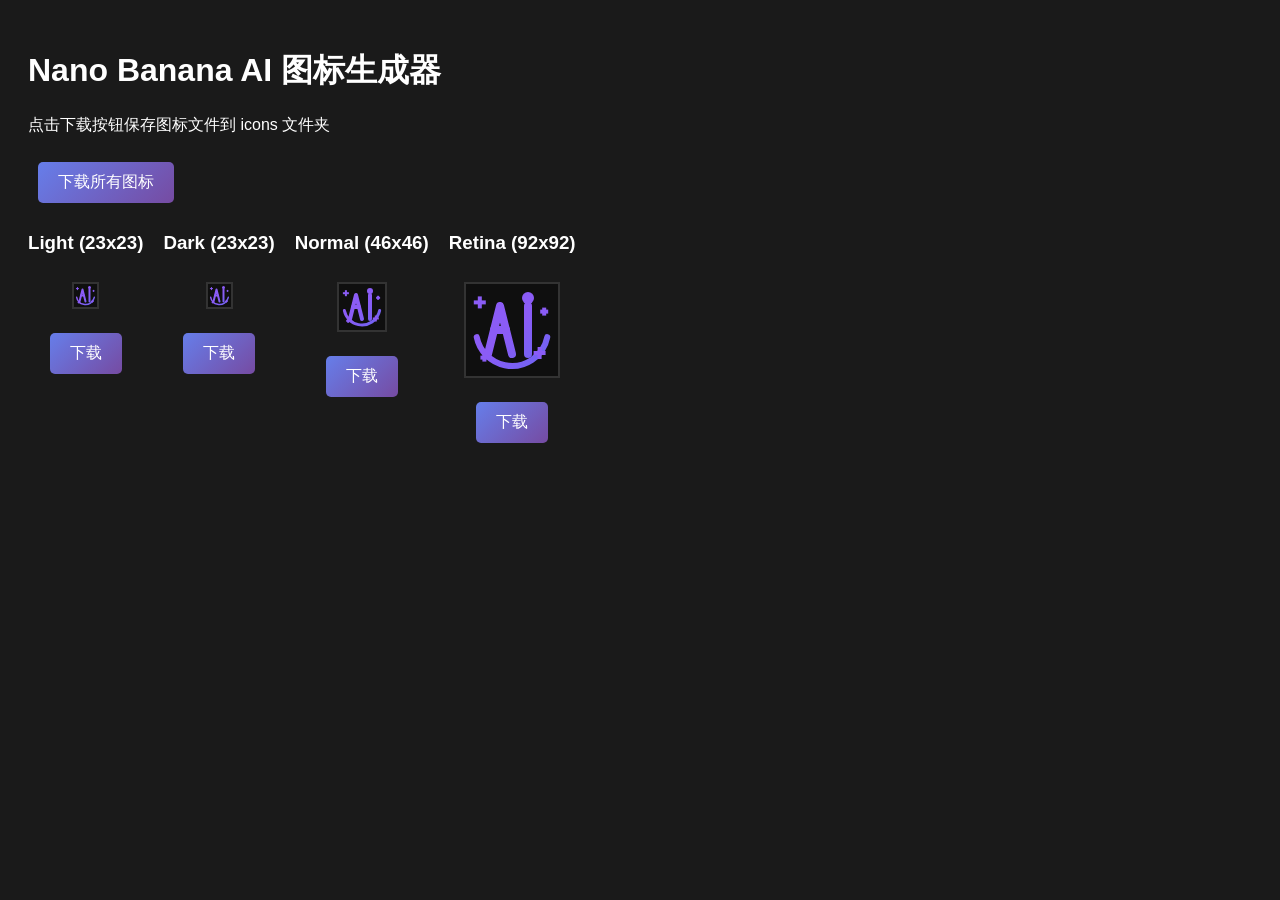
<file: create-icons.html>
<!DOCTYPE html>
<html>
<head>
    <meta charset="UTF-8">
    <title>Create Nano Banana AI Icons</title>
    <style>
        body {
            font-family: Arial, sans-serif;
            padding: 20px;
            background: #1a1a1a;
            color: #fff;
        }
        canvas {
            border: 2px solid #333;
            margin: 10px;
            background: #0f0f0f;
        }
        .container {
            display: flex;
            flex-wrap: wrap;
            gap: 20px;
        }
        .icon-set {
            text-align: center;
        }
        button {
            background: linear-gradient(135deg, #667eea 0%, #764ba2 100%);
            color: white;
            border: none;
            padding: 10px 20px;
            border-radius: 5px;
            cursor: pointer;
            font-size: 16px;
            margin: 10px;
        }
        button:hover {
            opacity: 0.9;
        }
    </style>
</head>
<body>
    <h1>Nano Banana AI 图标生成器</h1>
    <p>点击下载按钮保存图标文件到 icons 文件夹</p>
    
    <div>
        <button onclick="downloadAll()">下载所有图标</button>
    </div>

    <div class="container">
        <div class="icon-set">
            <h3>Light (23x23)</h3>
            <canvas id="icon23" width="23" height="23"></canvas>
            <br>
            <button onclick="download('icon23', 'icon.png')">下载</button>
        </div>
        
        <div class="icon-set">
            <h3>Dark (23x23)</h3>
            <canvas id="icon23dark" width="23" height="23"></canvas>
            <br>
            <button onclick="download('icon23dark', 'icon-dark.png')">下载</button>
        </div>
        
        <div class="icon-set">
            <h3>Normal (46x46)</h3>
            <canvas id="icon46" width="46" height="46"></canvas>
            <br>
            <button onclick="download('icon46', 'icon-normal.png')">下载</button>
        </div>
        
        <div class="icon-set">
            <h3>Retina (92x92)</h3>
            <canvas id="icon92" width="92" height="92"></canvas>
            <br>
            <button onclick="download('icon92', 'icon-retina.png')">下载</button>
        </div>
    </div>

    <script>
        function drawIcon(canvas, size, isDark = false) {
            const ctx = canvas.getContext('2d');
            const scale = size / 23;
            
            // Clear canvas
            ctx.clearRect(0, 0, size, size);
            
            // Background
            if (!isDark) {
                ctx.fillStyle = '#0f0f0f';
                ctx.fillRect(0, 0, size, size);
            }
            
            // Create gradient
            const gradient = ctx.createLinearGradient(0, 0, size, size);
            gradient.addColorStop(0, '#8B5CF6');
            gradient.addColorStop(0.5, '#6366F1');
            gradient.addColorStop(1, '#8B5CF6');
            
            // Draw AI symbol with banana-like curve
            ctx.save();
            ctx.translate(size / 2, size / 2);
            
            // Draw stylized "AI" with banana curve
            ctx.strokeStyle = gradient;
            ctx.lineWidth = 2 * scale;
            ctx.lineCap = 'round';
            ctx.lineJoin = 'round';
            
            // Letter "A" with curve
            ctx.beginPath();
            ctx.moveTo(-6 * scale, 6 * scale);
            ctx.lineTo(-3 * scale, -6 * scale);
            ctx.lineTo(0, 6 * scale);
            ctx.stroke();
            
            // Horizontal line of A
            ctx.beginPath();
            ctx.moveTo(-4.5 * scale, 0);
            ctx.lineTo(-1.5 * scale, 0);
            ctx.stroke();
            
            // Letter "I" 
            ctx.beginPath();
            ctx.moveTo(4 * scale, -6 * scale);
            ctx.lineTo(4 * scale, 6 * scale);
            ctx.stroke();
            
            // Top dot
            ctx.beginPath();
            ctx.arc(4 * scale, -8 * scale, 1.5 * scale, 0, Math.PI * 2);
            ctx.fillStyle = gradient;
            ctx.fill();
            
            // Banana curve accent
            ctx.beginPath();
            ctx.arc(0, 0, 9 * scale, 0.2, Math.PI - 0.2, false);
            ctx.strokeStyle = gradient;
            ctx.lineWidth = 1.5 * scale;
            ctx.stroke();
            
            ctx.restore();
            
            // Add sparkle effects
            const sparkles = [
                {x: size * 0.15, y: size * 0.2, size: 1.5 * scale},
                {x: size * 0.85, y: size * 0.3, size: 1 * scale},
                {x: size * 0.2, y: size * 0.8, size: 1 * scale},
                {x: size * 0.8, y: size * 0.75, size: 1.5 * scale}
            ];
            
            sparkles.forEach(sparkle => {
                ctx.save();
                ctx.translate(sparkle.x, sparkle.y);
                
                // Draw sparkle
                ctx.strokeStyle = gradient;
                ctx.lineWidth = 1 * scale;
                ctx.beginPath();
                ctx.moveTo(0, -sparkle.size);
                ctx.lineTo(0, sparkle.size);
                ctx.stroke();
                
                ctx.beginPath();
                ctx.moveTo(-sparkle.size, 0);
                ctx.lineTo(sparkle.size, 0);
                ctx.stroke();
                
                ctx.restore();
            });
        }
        
        // Draw all icons
        drawIcon(document.getElementById('icon23'), 23, false);
        drawIcon(document.getElementById('icon23dark'), 23, true);
        drawIcon(document.getElementById('icon46'), 46, false);
        drawIcon(document.getElementById('icon92'), 92, false);
        
        function download(canvasId, filename) {
            const canvas = document.getElementById(canvasId);
            const link = document.createElement('a');
            link.download = filename;
            link.href = canvas.toDataURL('image/png');
            link.click();
        }
        
        function downloadAll() {
            setTimeout(() => download('icon23', 'icon.png'), 100);
            setTimeout(() => download('icon23dark', 'icon-dark.png'), 300);
            setTimeout(() => download('icon46', 'icon-normal.png'), 500);
            setTimeout(() => download('icon92', 'icon-retina.png'), 700);
            alert('正在下载所有图标文件...\n请将下载的文件移动到 icons 文件夹');
        }
    </script>
</body>
</html>
</file>
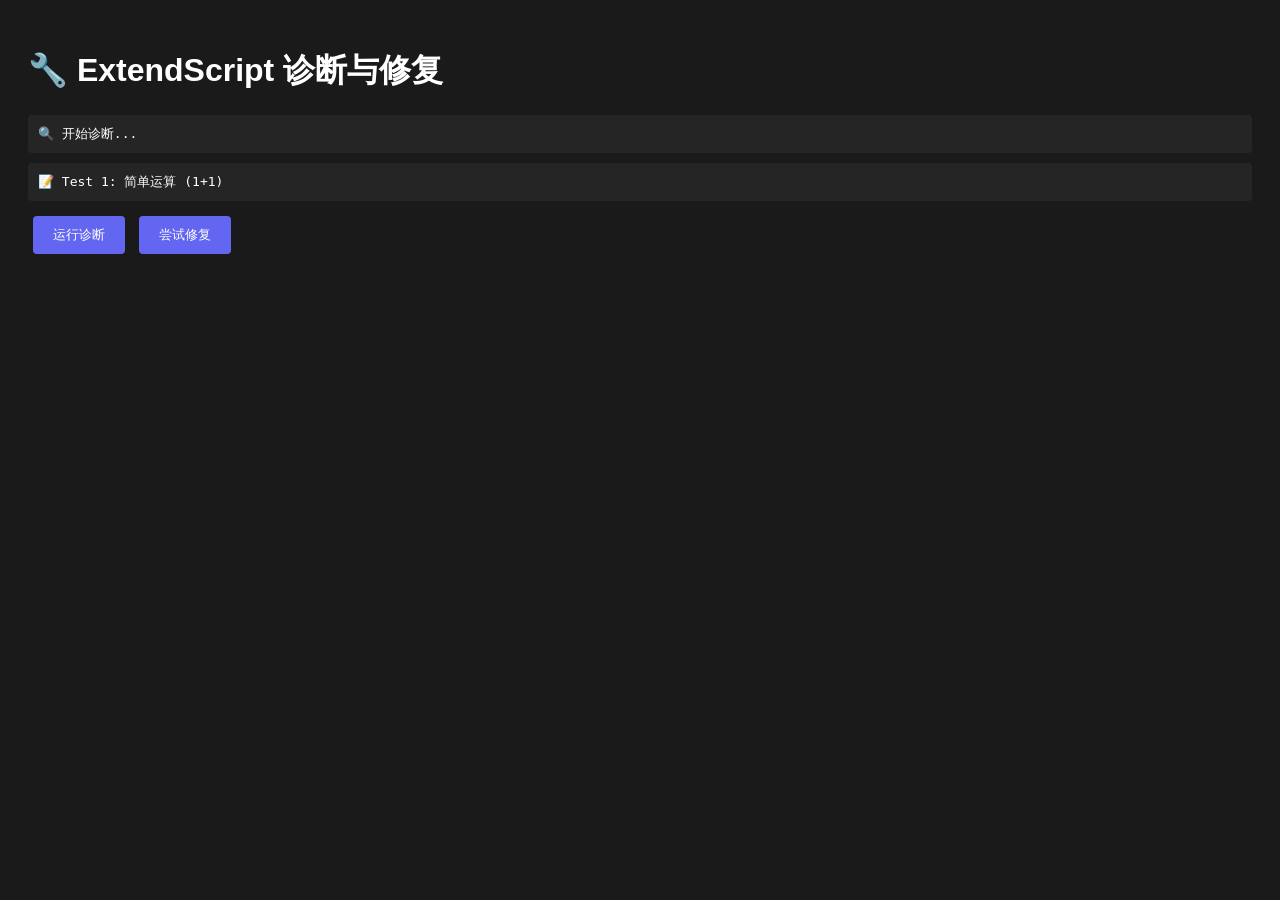
<file: fix-extendscript.html>
<!DOCTYPE html>
<html>
<head>
    <meta charset="UTF-8">
    <title>Fix ExtendScript</title>
    <script src="js/libs/CSInterface.js"></script>
    <style>
        body { font-family: sans-serif; padding: 20px; background: #1a1a1a; color: #fff; }
        .log { background: #252525; padding: 10px; margin: 10px 0; border-radius: 4px; font-family: monospace; }
        .success { color: #4ade80; }
        .error { color: #ef4444; }
        .warning { color: #fbbf24; }
        button { padding: 10px 20px; margin: 5px; background: #6366f1; color: white; border: none; border-radius: 4px; cursor: pointer; }
        button:hover { background: #4f46e5; }
    </style>
</head>
<body>
    <h1>🔧 ExtendScript 诊断与修复</h1>
    <div id="logs"></div>
    <button onclick="runDiagnostic()">运行诊断</button>
    <button onclick="tryFix()">尝试修复</button>
    
    <script>
        const csInterface = new CSInterface();
        const logsDiv = document.getElementById('logs');
        
        function log(msg, type = 'info') {
            const div = document.createElement('div');
            div.className = 'log ' + type;
            div.textContent = msg;
            logsDiv.appendChild(div);
            console.log(msg);
        }
        
        function runDiagnostic() {
            logsDiv.innerHTML = '';
            log('🔍 开始诊断...', 'info');
            
            // Test 1: Simple arithmetic
            log('\n📝 Test 1: 简单运算 (1+1)');
            csInterface.evalScript('1+1', (result) => {
                log('   结果: ' + result, result === '2' ? 'success' : 'error');
                
                // Test 2: Check app object
                log('\n📝 Test 2: 检查 app 对象');
                csInterface.evalScript('typeof app', (result) => {
                    log('   typeof app: ' + result, result === 'object' ? 'success' : 'error');
                    
                    // Test 3: Check document count
                    log('\n📝 Test 3: 检查文档数量');
                    csInterface.evalScript('app.documents.length', (result) => {
                        log('   文档数量: ' + result, parseInt(result) > 0 ? 'success' : 'warning');
                        
                        // Test 4: Get app name
                        log('\n📝 Test 4: 获取应用名称');
                        csInterface.evalScript('app.name', (result) => {
                            log('   应用名称: ' + result, result.includes('Photoshop') ? 'success' : 'error');
                            
                            log('\n✅ 诊断完成', 'success');
                        });
                    });
                });
            });
        }
        
        function tryFix() {
            logsDiv.innerHTML = '';
            log('🔧 尝试修复 ExtendScript 连接...', 'info');
            
            // Try to reinitialize by calling a simple function
            log('\n📝 Step 1: 测试基础通信');
            csInterface.evalScript('(function(){ return "alive"; })()', (result) => {
                if (result === 'alive') {
                    log('   ✅ ExtendScript 响应正常！', 'success');
                    
                    // Now try to define our functions
                    log('\n📝 Step 2: 注入测试函数');
                    const inlineCode = 'function testJSXLoaded() { return \'{"success":true}\'; } testJSXLoaded()';
                    csInterface.evalScript(inlineCode, (result) => {
                        log('   结果: ' + result, 'info');
                        try {
                            const parsed = JSON.parse(result);
                            if (parsed.success) {
                                log('   ✅ 函数注入成功！', 'success');
                                log('\n💡 请刷新主面板 (Ctrl+R) 尝试使用工具', 'success');
                            }
                        } catch (e) {
                            log('   ❌ 解析失败: ' + e.message, 'error');
                        }
                    });
                } else {
                    log('   ❌ ExtendScript 未响应: ' + result, 'error');
                    log('\n💡 建议操作:', 'warning');
                    log('   1. 检查 Photoshop → Edit → Preferences → Scripting & Expressions', 'warning');
                    log('   2. 确保勾选 "Enable Remote Connections"', 'warning');
                    log('   3. 重启 Photoshop', 'warning');
                }
            });
        }
        
        // Auto-run diagnostic on load
        setTimeout(runDiagnostic, 500);
    </script>
</body>
</html>
</file>
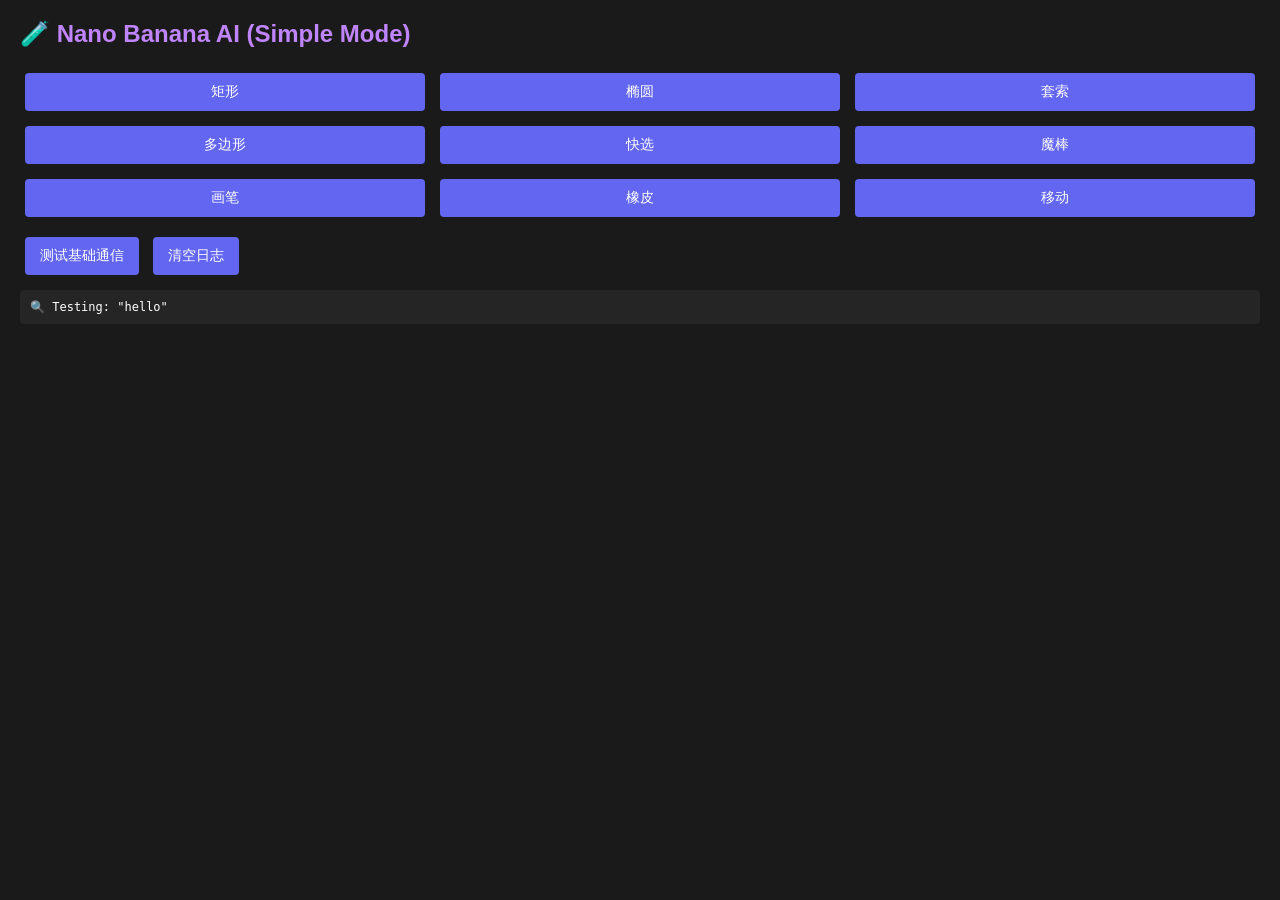
<file: index-simple.html>
<!DOCTYPE html>
<html><head><meta charset="UTF-8"><title>Nano Banana AI</title>
<script src="js/libs/CSInterface.js"></script>
<style>
body{font-family:sans-serif;padding:20px;background:#1a1a1a;color:#fff;margin:0;}
button{padding:10px 15px;margin:5px;background:#6366f1;color:#fff;border:none;border-radius:4px;cursor:pointer;font-size:14px;}
button:hover{background:#4f46e5;}
.log{background:#252525;padding:10px;margin:10px 0;border-radius:4px;font-family:monospace;font-size:12px;max-height:400px;overflow-y:auto;}
h2{color:#c084fc;margin-top:0;}
.tool-grid{display:grid;grid-template-columns:repeat(3,1fr);gap:5px;margin:10px 0;}
</style>
</head><body>
<h2>🧪 Nano Banana AI (Simple Mode)</h2>
<div class="tool-grid">
<button onclick="selectTool('rectangularMarquee')">矩形</button>
<button onclick="selectTool('ellipticalMarquee')">椭圆</button>
<button onclick="selectTool('lasso')">套索</button>
<button onclick="selectTool('polygonalLasso')">多边形</button>
<button onclick="selectTool('quickSelection')">快选</button>
<button onclick="selectTool('magicWand')">魔棒</button>
<button onclick="selectTool('brush')">画笔</button>
<button onclick="selectTool('eraser')">橡皮</button>
<button onclick="selectTool('move')">移动</button>
</div>
<button onclick="testBasic()">测试基础通信</button>
<button onclick="clearLog()">清空日志</button>
<div class="log" id="log"></div>
<script>
const cs = new CSInterface();
const log = document.getElementById('log');
let functionsLoaded = false;

function p(msg) { log.textContent += msg + '\n'; log.scrollTop = log.scrollHeight; console.log(msg); }
function clearLog() { log.textContent = ''; }

// Test basic communication
function testBasic() {
    clearLog();
    p('🔍 Testing: "hello"');
    cs.evalScript('"hello"', r => {
        p('Result: ' + r);
        if (r === 'hello') {
            p('✅ ExtendScript works!');
            loadFunctions();
        } else {
            p('❌ ExtendScript error: ' + r);
        }
    });
}

// Load tool functions
function loadFunctions() {
    if (functionsLoaded) { p('✅ Functions already loaded'); return; }
    p('\n🔧 Loading tool functions...');
    
    const code = 
        'function selectTool(n){try{var t;' +
        'if(n=="rectangularMarquee")t=stringIDToTypeID("marqueeRectTool");' +
        'else if(n=="ellipticalMarquee")t=stringIDToTypeID("marqueeEllipTool");' +
        'else if(n=="lasso")t=stringIDToTypeID("lassoTool");' +
        'else if(n=="polygonalLasso")t=stringIDToTypeID("polySelTool");' +
        'else if(n=="magneticLasso")t=stringIDToTypeID("magneticLassoTool");' +
        'else if(n=="quickSelection")t=stringIDToTypeID("quickSelectTool");' +
        'else if(n=="magicWand")t=stringIDToTypeID("magicWandTool");' +
        'else if(n=="brush")t=stringIDToTypeID("paintbrushTool");' +
        'else if(n=="eraser")t=stringIDToTypeID("eraserTool");' +
        'else if(n=="move")t=stringIDToTypeID("moveTool");' +
        'else if(n=="hand")t=stringIDToTypeID("handTool");' +
        'else return"ERROR";' +
        'var d=new ActionDescriptor(),r=new ActionReference();' +
        'r.putClass(t);d.putReference(charIDToTypeID("null"),r);' +
        'executeAction(charIDToTypeID("slct"),d,DialogModes.NO);' +
        'return"OK"}catch(e){return"ERROR:"+e}}'  +
        '"LOADED"';
    
    cs.evalScript(code, r => {
        if (r === 'LOADED') {
            functionsLoaded = true;
            p('✅ Functions loaded successfully');
        } else {
            p('❌ Load failed: ' + r);
        }
    });
}

// Select tool
function selectTool(name) {
    if (!functionsLoaded) { p('⚠️  Loading functions first...'); loadFunctions(); setTimeout(() => selectTool(name), 500); return; }
    p('🔧 Selecting: ' + name);
    cs.evalScript('selectTool("' + name + '")', r => {
        if (r === 'OK') {
            p('✅ Tool selected: ' + name);
        } else {
            p('❌ Failed: ' + r);
        }
    });
}

// Auto-load on start
setTimeout(testBasic, 500);
</script>
</body></html>
</file>
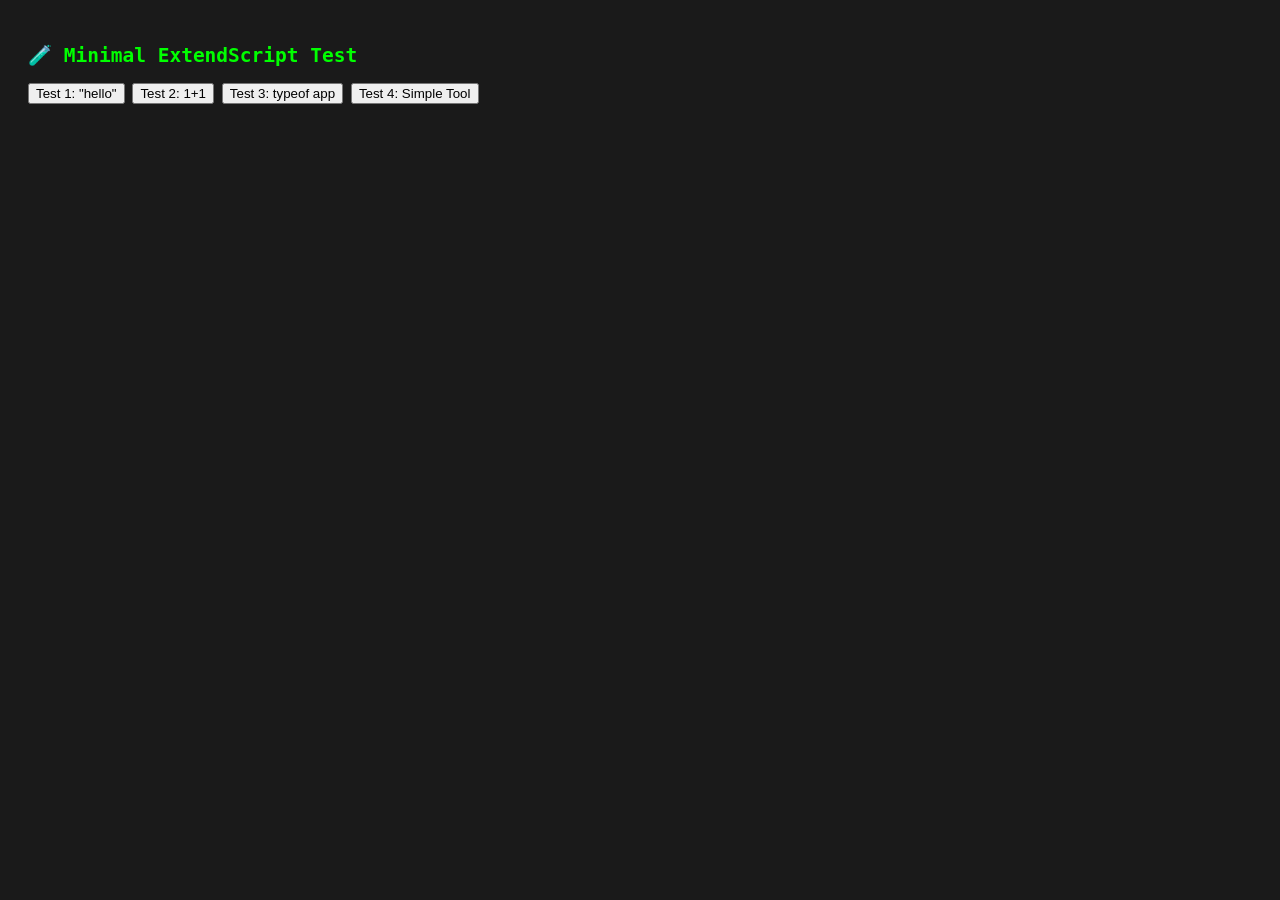
<file: test-minimal.html>
<!DOCTYPE html>
<html><head><meta charset="UTF-8"><title>Minimal Test</title>
<script src="js/libs/CSInterface.js"></script>
<style>body{font-family:monospace;padding:20px;background:#1a1a1a;color:#0f0;}</style>
</head><body>
<h2>🧪 Minimal ExtendScript Test</h2>
<button onclick="test1()">Test 1: "hello"</button>
<button onclick="test2()">Test 2: 1+1</button>
<button onclick="test3()">Test 3: typeof app</button>
<button onclick="test4()">Test 4: Simple Tool</button>
<pre id="log"></pre>
<script>
const cs = new CSInterface();
const log = document.getElementById('log');
function p(msg) { log.textContent += msg + '\n'; console.log(msg); }

function test1() {
    log.textContent = '';
    p('🔍 Test 1: Evaluating "hello"...');
    cs.evalScript('"hello"', r => p('✅ Result: ' + r + ' (type: ' + typeof r + ')'));
}

function test2() {
    log.textContent = '';
    p('🔍 Test 2: Evaluating 1+1...');
    cs.evalScript('1+1', r => p('✅ Result: ' + r));
}

function test3() {
    log.textContent = '';
    p('🔍 Test 3: Checking app object...');
    cs.evalScript('typeof app', r => {
        p('✅ typeof app: ' + r);
        if (r === 'object') {
            cs.evalScript('app.name', r2 => p('✅ app.name: ' + r2));
        }
    });
}

function test4() {
    log.textContent = '';
    p('🔍 Test 4: Selecting move tool...');
    const code = 'try{var d=new ActionDescriptor();var r=new ActionReference();r.putClass(stringIDToTypeID("moveTool"));d.putReference(charIDToTypeID("null"),r);executeAction(charIDToTypeID("slct"),d,DialogModes.NO);"OK"}catch(e){String(e)}';
    cs.evalScript(code, r => p('✅ Result: ' + r));
}
</script>
</body></html>
</file>
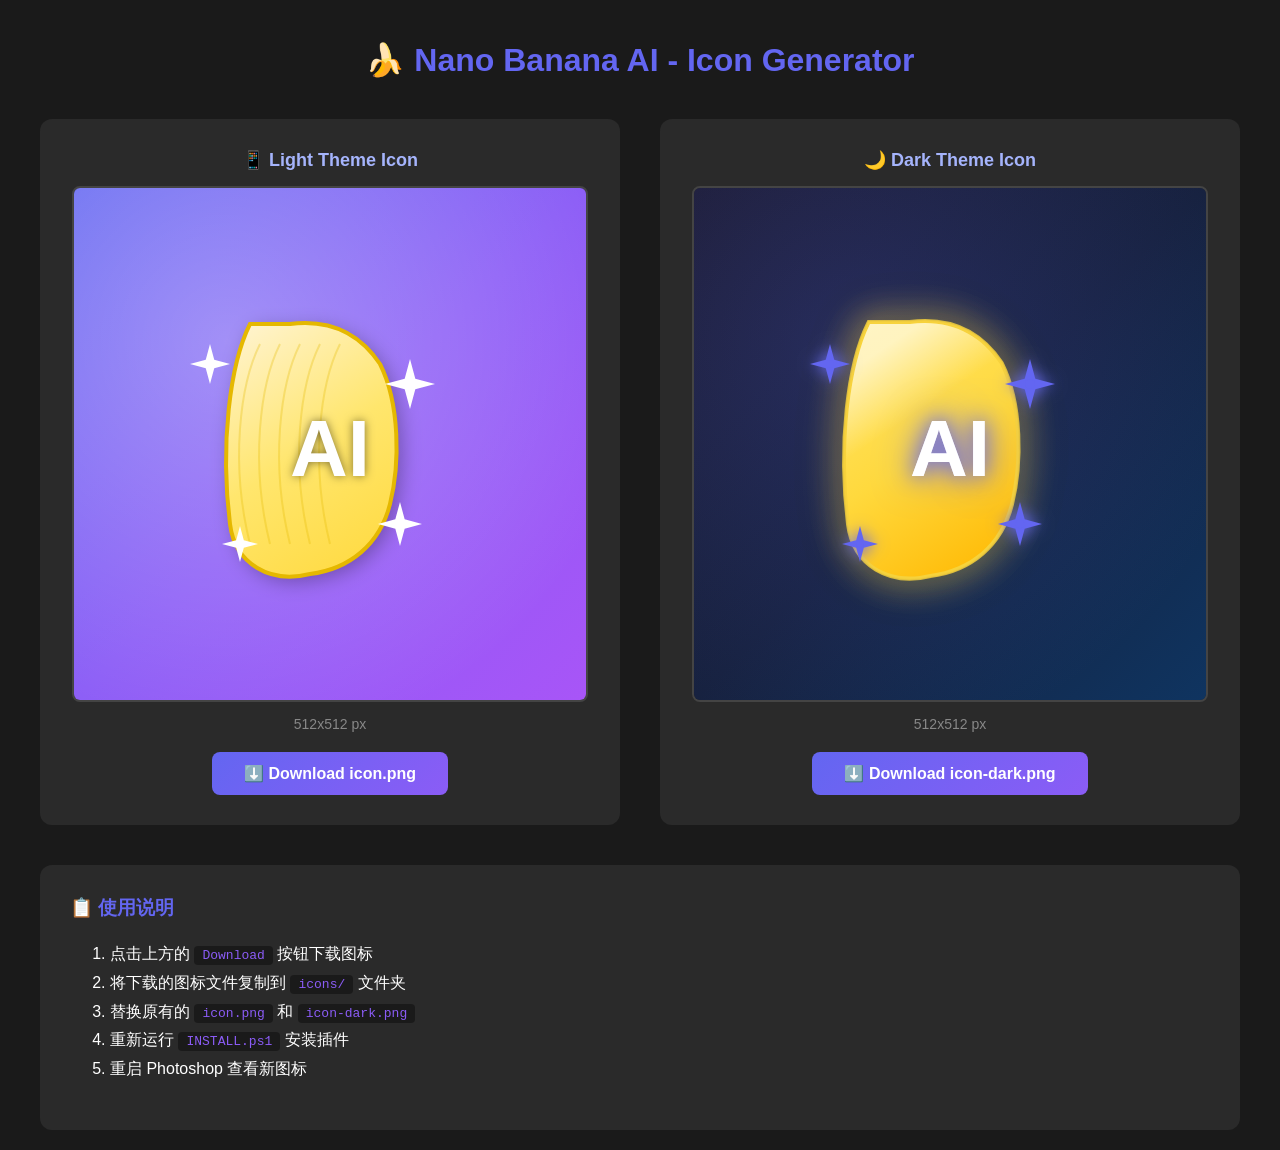
<file: icons/generate-icons.html>
<!DOCTYPE html>
<html lang="zh-CN">
<head>
    <meta charset="UTF-8">
    <meta name="viewport" content="width=device-width, initial-scale=1.0">
    <title>Nano Banana AI - Icon Generator</title>
    <style>
        body {
            margin: 0;
            padding: 20px;
            background: #1a1a1a;
            font-family: -apple-system, BlinkMacSystemFont, 'Segoe UI', sans-serif;
            color: #fff;
        }
        .container {
            max-width: 1200px;
            margin: 0 auto;
        }
        h1 {
            text-align: center;
            margin-bottom: 40px;
            color: #6366f1;
        }
        .icons-grid {
            display: grid;
            grid-template-columns: repeat(2, 1fr);
            gap: 40px;
            margin-bottom: 40px;
        }
        .icon-preview {
            background: #2a2a2a;
            border-radius: 12px;
            padding: 30px;
            text-align: center;
        }
        .icon-preview h2 {
            margin-top: 0;
            color: #a5b4fc;
            font-size: 18px;
        }
        canvas {
            border: 2px solid #444;
            border-radius: 8px;
            cursor: pointer;
            transition: transform 0.2s;
        }
        canvas:hover {
            transform: scale(1.02);
        }
        .size-info {
            margin-top: 10px;
            color: #888;
            font-size: 14px;
        }
        .download-btn {
            margin-top: 20px;
            padding: 12px 32px;
            background: linear-gradient(135deg, #6366f1, #8b5cf6);
            border: none;
            border-radius: 8px;
            color: white;
            font-size: 16px;
            font-weight: 600;
            cursor: pointer;
            transition: all 0.3s;
        }
        .download-btn:hover {
            transform: translateY(-2px);
            box-shadow: 0 8px 20px rgba(99, 102, 241, 0.4);
        }
        .instructions {
            background: #2a2a2a;
            border-radius: 12px;
            padding: 30px;
            margin-top: 40px;
        }
        .instructions h3 {
            color: #6366f1;
            margin-top: 0;
        }
        .instructions ol {
            line-height: 1.8;
        }
        .instructions code {
            background: #1a1a1a;
            padding: 2px 8px;
            border-radius: 4px;
            color: #8b5cf6;
        }
    </style>
</head>
<body>
    <div class="container">
        <h1>🍌 Nano Banana AI - Icon Generator</h1>
        
        <div class="icons-grid">
            <div class="icon-preview">
                <h2>📱 Light Theme Icon</h2>
                <canvas id="iconLight" width="512" height="512"></canvas>
                <div class="size-info">512x512 px</div>
                <button class="download-btn" onclick="downloadIcon('iconLight', 'icon.png')">
                    ⬇️ Download icon.png
                </button>
            </div>
            
            <div class="icon-preview">
                <h2>🌙 Dark Theme Icon</h2>
                <canvas id="iconDark" width="512" height="512"></canvas>
                <div class="size-info">512x512 px</div>
                <button class="download-btn" onclick="downloadIcon('iconDark', 'icon-dark.png')">
                    ⬇️ Download icon-dark.png
                </button>
            </div>
        </div>

        <div class="instructions">
            <h3>📋 使用说明</h3>
            <ol>
                <li>点击上方的 <code>Download</code> 按钮下载图标</li>
                <li>将下载的图标文件复制到 <code>icons/</code> 文件夹</li>
                <li>替换原有的 <code>icon.png</code> 和 <code>icon-dark.png</code></li>
                <li>重新运行 <code>INSTALL.ps1</code> 安装插件</li>
                <li>重启 Photoshop 查看新图标</li>
            </ol>
        </div>
    </div>

    <script>
        // 绘制亮色主题图标
        function drawLightIcon() {
            const canvas = document.getElementById('iconLight');
            const ctx = canvas.getContext('2d');
            const size = 512;
            
            // 清空画布
            ctx.clearRect(0, 0, size, size);
            
            // 渐变背景
            const bgGradient = ctx.createLinearGradient(0, 0, size, size);
            bgGradient.addColorStop(0, '#6366f1');
            bgGradient.addColorStop(0.5, '#8b5cf6');
            bgGradient.addColorStop(1, '#a855f7');
            ctx.fillStyle = bgGradient;
            ctx.fillRect(0, 0, size, size);
            
            // 添加光泽效果
            const gloss = ctx.createRadialGradient(size * 0.3, size * 0.3, 0, size * 0.3, size * 0.3, size * 0.8);
            gloss.addColorStop(0, 'rgba(255, 255, 255, 0.3)');
            gloss.addColorStop(1, 'rgba(255, 255, 255, 0)');
            ctx.fillStyle = gloss;
            ctx.fillRect(0, 0, size, size);
            
            // 绘制香蕉主体
            ctx.save();
            ctx.translate(size / 2, size / 2);
            
            // 香蕉外形
            ctx.beginPath();
            ctx.moveTo(-80, -120);
            
            // 创建弯曲的香蕉形状
            ctx.bezierCurveTo(-100, -80, -110, 0, -100, 80);
            ctx.bezierCurveTo(-95, 120, -60, 140, -20, 130);
            ctx.bezierCurveTo(20, 125, 50, 100, 60, 60);
            ctx.bezierCurveTo(70, 20, 70, -40, 50, -80);
            ctx.bezierCurveTo(30, -110, 0, -125, -40, -120);
            ctx.closePath();
            
            // 香蕉填充渐变
            const bananaGradient = ctx.createLinearGradient(-100, -120, 60, 130);
            bananaGradient.addColorStop(0, '#fff4d4');
            bananaGradient.addColorStop(0.5, '#ffe66d');
            bananaGradient.addColorStop(1, '#ffd93d');
            ctx.fillStyle = bananaGradient;
            ctx.fill();
            
            // 香蕉阴影
            ctx.shadowColor = 'rgba(0, 0, 0, 0.3)';
            ctx.shadowBlur = 20;
            ctx.shadowOffsetX = 5;
            ctx.shadowOffsetY = 5;
            ctx.fill();
            ctx.shadowColor = 'transparent';
            
            // 香蕉轮廓
            ctx.strokeStyle = '#e5b800';
            ctx.lineWidth = 4;
            ctx.stroke();
            
            // 香蕉纹理线条
            ctx.strokeStyle = 'rgba(229, 184, 0, 0.3)';
            ctx.lineWidth = 2;
            for (let i = 0; i < 5; i++) {
                ctx.beginPath();
                ctx.moveTo(-70 + i * 20, -100);
                ctx.bezierCurveTo(-90 + i * 20, -60, -100 + i * 20, 20, -80 + i * 20, 100);
                ctx.stroke();
            }
            
            // AI 火花效果
            const sparkles = [
                { x: -120, y: -80, size: 20 },
                { x: 80, y: -60, size: 25 },
                { x: -90, y: 100, size: 18 },
                { x: 70, y: 80, size: 22 }
            ];
            
            sparkles.forEach(spark => {
                drawSparkle(ctx, spark.x, spark.y, spark.size, '#ffffff');
            });
            
            ctx.restore();
            
            // 添加 "AI" 文字
            ctx.fillStyle = '#ffffff';
            ctx.font = 'bold 80px Arial';
            ctx.textAlign = 'center';
            ctx.textBaseline = 'middle';
            ctx.shadowColor = 'rgba(0, 0, 0, 0.5)';
            ctx.shadowBlur = 10;
            ctx.fillText('AI', size / 2, size / 2 + 10);
            ctx.shadowColor = 'transparent';
        }
        
        // 绘制暗色主题图标
        function drawDarkIcon() {
            const canvas = document.getElementById('iconDark');
            const ctx = canvas.getContext('2d');
            const size = 512;
            
            // 清空画布
            ctx.clearRect(0, 0, size, size);
            
            // 深色渐变背景
            const bgGradient = ctx.createLinearGradient(0, 0, size, size);
            bgGradient.addColorStop(0, '#1a1a2e');
            bgGradient.addColorStop(0.5, '#16213e');
            bgGradient.addColorStop(1, '#0f3460');
            ctx.fillStyle = bgGradient;
            ctx.fillRect(0, 0, size, size);
            
            // 添加光泽效果
            const gloss = ctx.createRadialGradient(size * 0.3, size * 0.3, 0, size * 0.3, size * 0.3, size * 0.8);
            gloss.addColorStop(0, 'rgba(99, 102, 241, 0.2)');
            gloss.addColorStop(1, 'rgba(99, 102, 241, 0)');
            ctx.fillStyle = gloss;
            ctx.fillRect(0, 0, size, size);
            
            // 绘制香蕉主体
            ctx.save();
            ctx.translate(size / 2, size / 2);
            
            // 香蕉外形（霓虹发光效果）
            ctx.beginPath();
            ctx.moveTo(-80, -120);
            ctx.bezierCurveTo(-100, -80, -110, 0, -100, 80);
            ctx.bezierCurveTo(-95, 120, -60, 140, -20, 130);
            ctx.bezierCurveTo(20, 125, 50, 100, 60, 60);
            ctx.bezierCurveTo(70, 20, 70, -40, 50, -80);
            ctx.bezierCurveTo(30, -110, 0, -125, -40, -120);
            ctx.closePath();
            
            // 多层发光效果
            for (let i = 0; i < 3; i++) {
                ctx.shadowColor = '#ffd93d';
                ctx.shadowBlur = 30 + i * 10;
                ctx.strokeStyle = `rgba(255, 217, 61, ${0.8 - i * 0.2})`;
                ctx.lineWidth = 8 - i * 2;
                ctx.stroke();
            }
            
            // 香蕉填充渐变
            const bananaGradient = ctx.createLinearGradient(-100, -120, 60, 130);
            bananaGradient.addColorStop(0, '#ffe66d');
            bananaGradient.addColorStop(0.5, '#ffd93d');
            bananaGradient.addColorStop(1, '#ffb700');
            ctx.fillStyle = bananaGradient;
            ctx.shadowColor = 'transparent';
            ctx.fill();
            
            // 内部高光
            const highlight = ctx.createLinearGradient(-60, -100, -20, -40);
            highlight.addColorStop(0, 'rgba(255, 255, 255, 0.6)');
            highlight.addColorStop(1, 'rgba(255, 255, 255, 0)');
            ctx.fillStyle = highlight;
            ctx.fill();
            
            // AI 火花效果（更明亮）
            const sparkles = [
                { x: -120, y: -80, size: 20 },
                { x: 80, y: -60, size: 25 },
                { x: -90, y: 100, size: 18 },
                { x: 70, y: 80, size: 22 }
            ];
            
            sparkles.forEach(spark => {
                drawSparkle(ctx, spark.x, spark.y, spark.size, '#6366f1', true);
            });
            
            ctx.restore();
            
            // 添加 "AI" 文字（霓虹效果）
            ctx.shadowColor = '#6366f1';
            ctx.shadowBlur = 20;
            ctx.fillStyle = '#ffffff';
            ctx.font = 'bold 80px Arial';
            ctx.textAlign = 'center';
            ctx.textBaseline = 'middle';
            ctx.fillText('AI', size / 2, size / 2 + 10);
            
            // 重复绘制增强发光
            ctx.shadowBlur = 40;
            ctx.fillText('AI', size / 2, size / 2 + 10);
            ctx.shadowColor = 'transparent';
        }
        
        // 绘制星星/火花
        function drawSparkle(ctx, x, y, size, color, glow = false) {
            ctx.save();
            ctx.translate(x, y);
            
            if (glow) {
                ctx.shadowColor = color;
                ctx.shadowBlur = 15;
            }
            
            ctx.fillStyle = color;
            ctx.strokeStyle = color;
            ctx.lineWidth = 3;
            
            // 绘制四芒星
            ctx.beginPath();
            for (let i = 0; i < 4; i++) {
                const angle = (Math.PI / 2) * i;
                const x1 = Math.cos(angle) * size;
                const y1 = Math.sin(angle) * size;
                const x2 = Math.cos(angle + Math.PI / 4) * (size * 0.3);
                const y2 = Math.sin(angle + Math.PI / 4) * (size * 0.3);
                
                if (i === 0) {
                    ctx.moveTo(x1, y1);
                } else {
                    ctx.lineTo(x1, y1);
                }
                ctx.lineTo(x2, y2);
            }
            ctx.closePath();
            ctx.fill();
            
            // 中心圆点
            ctx.beginPath();
            ctx.arc(0, 0, size * 0.2, 0, Math.PI * 2);
            ctx.fill();
            
            ctx.restore();
        }
        
        // 下载图标
        function downloadIcon(canvasId, filename) {
            const canvas = document.getElementById(canvasId);
            const link = document.createElement('a');
            link.download = filename;
            link.href = canvas.toDataURL('image/png');
            link.click();
        }
        
        // 页面加载时生成图标
        window.onload = function() {
            drawLightIcon();
            drawDarkIcon();
        };
    </script>
</body>
</html>
</file>
<file: css/style.css>
/* Nano Banana AI - Modern Clean Design */

/* 全局禁用双击放大和文本选择 */
* {
    touch-action: manipulation;
    -ms-touch-action: manipulation;
    user-select: none;
    -webkit-user-select: none;
    -moz-user-select: none;
    -ms-user-select: none;
}

/* 允许输入框和文本域选择文字 */
input,
textarea {
    user-select: text !important;
    -webkit-user-select: text !important;
    -moz-user-select: text !important;
    -ms-user-select: text !important;
}

:root {
    --primary: #6366f1;
    --primary-dark: #4f46e5;
    --primary-light: #818cf8;
    --secondary: #8b5cf6;
    --accent: #a855f7;
    
    --bg-primary: #0f0f0f;
    --bg-secondary: #1a1a1a;
    --bg-tertiary: #262626;
    --bg-elevated: #2d2d2d;
    
    --text-primary: #f5f5f5;
    --text-secondary: #a3a3a3;
    --text-tertiary: #737373;
    
    --border: #404040;
    --border-light: #525252;
    
    --success: #10b981;
    --warning: #f59e0b;
    --error: #ef4444;
    --info: #3b82f6;
    
    --shadow-sm: 0 1px 2px 0 rgba(0, 0, 0, 0.3);
    --shadow: 0 4px 6px -1px rgba(0, 0, 0, 0.4);
    --shadow-lg: 0 10px 15px -3px rgba(0, 0, 0, 0.5);
    
    --radius-sm: 6px;
    --radius: 8px;
    --radius-lg: 12px;
    
    --transition: all 0.2s ease;
}

/* PS Tools Quick Access */
.ps-tools-section {
    background: var(--bg-secondary);
    border-radius: var(--radius);
    padding: 10px;
    margin-bottom: 12px;
    border: 1px solid var(--border);
}

.ps-tools-header {
    display: flex;
    align-items: center;
    justify-content: space-between;
    margin-bottom: 8px;
    font-size: 12px;
    color: var(--text-primary);
    font-weight: 600;
}

.tool-category {
    margin-bottom: 8px;
}

.tool-category:last-child {
    margin-bottom: 0;
}

.tool-category-label {
    font-size: 10px;
    color: var(--text-secondary);
    margin-bottom: 4px;
    text-transform: uppercase;
    letter-spacing: 0.5px;
    font-weight: 500;
}

.ps-tools-grid {
    display: grid;
    grid-template-columns: repeat(auto-fill, minmax(65px, 1fr));
    gap: 6px;
}

.ps-tool-btn {
    display: flex;
    flex-direction: column;
    align-items: center;
    justify-content: center;
    gap: 3px;
    width: 100%;
    min-height: 50px;
    padding: 5px 3px;
    background: var(--bg-primary);
    border: 1px solid var(--border);
    border-radius: var(--radius);
    color: var(--text-secondary);
    cursor: pointer;
    transition: all 0.2s ease;
    position: relative;
}

.ps-tool-btn svg {
    flex-shrink: 0;
    width: 16px;
    height: 16px;
}

.tool-name {
    font-size: 9px;
    line-height: 1;
    text-align: center;
    white-space: nowrap;
    overflow: hidden;
    text-overflow: ellipsis;
    max-width: 100%;
}

.ps-tool-btn:hover {
    background: var(--bg-hover);
    border-color: var(--primary);
    color: var(--primary);
    transform: translateY(-2px);
    box-shadow: 0 4px 8px rgba(139, 92, 246, 0.2);
}

.ps-tool-btn:active {
    transform: translateY(0);
    box-shadow: 0 2px 4px rgba(139, 92, 246, 0.2);
}

.ps-tool-btn.active {
    background: linear-gradient(135deg, var(--primary), var(--primary-dark));
    border-color: var(--primary);
    color: white;
    box-shadow: 0 2px 8px rgba(139, 92, 246, 0.4);
}

.ps-tool-btn-danger {
    color: #ef4444;
}

.ps-tool-btn-danger:hover {
    border-color: #ef4444;
    color: #ef4444;
    background: rgba(239, 68, 68, 0.1);
}

/* Preset highlight animation */
.textarea.highlight-change,
.input.highlight-change {
    animation: highlightPulse 1s ease;
}

@keyframes highlightPulse {
    0% { background-color: var(--bg-primary); }
    50% { background-color: rgba(139, 92, 246, 0.1); box-shadow: 0 0 0 2px rgba(139, 92, 246, 0.3); }
    100% { background-color: var(--bg-primary); }
}

/* Preset Tabs */
.preset-tabs {
    display: flex;
    gap: 4px;
    margin-bottom: 12px;
    flex-wrap: wrap;
}

.preset-tab {
    flex: 1;
    min-width: 80px;
    padding: 8px 12px;
    background: var(--bg-secondary);
    border: 1px solid var(--border);
    border-radius: var(--radius);
    color: var(--text-secondary);
    font-size: 12px;
    cursor: pointer;
    transition: all 0.2s ease;
    white-space: nowrap;
}

.preset-tab:hover {
    background: var(--bg-hover);
    color: var(--text-primary);
    border-color: var(--primary);
}

.preset-tab.active {
    background: linear-gradient(135deg, var(--primary), var(--primary-dark));
    color: white;
    border-color: var(--primary);
    box-shadow: 0 2px 8px rgba(139, 92, 246, 0.3);
}

/* Preset Grid */
.preset-grid {
    position: relative;
    min-height: 120px;
}

.preset-category-content {
    display: none;
    grid-template-columns: repeat(auto-fill, minmax(140px, 1fr));
    gap: 8px;
    animation: fadeIn 0.3s ease;
}

.preset-category-content.active {
    display: grid;
}

@keyframes fadeIn {
    from {
        opacity: 0;
        transform: translateY(-10px);
    }
    to {
        opacity: 1;
        transform: translateY(0);
    }
}

/* Preset Buttons */
.preset-button {
    display: flex;
    flex-direction: column;
    align-items: center;
    gap: 6px;
    padding: 12px 8px;
    background: var(--bg-secondary);
    border: 1px solid var(--border);
    border-radius: var(--radius);
    color: var(--text-primary);
    cursor: pointer;
    transition: all 0.2s ease;
    font-size: 13px;
}

.preset-button:hover {
    background: var(--bg-hover);
    border-color: var(--primary);
    transform: translateY(-2px);
    box-shadow: 0 4px 12px rgba(139, 92, 246, 0.2);
}

.preset-button:active {
    transform: translateY(0);
}

.preset-icon {
    font-size: 24px;
    line-height: 1;
}

.preset-name {
    font-size: 12px;
    text-align: center;
    line-height: 1.2;
}

/* Preset Subcategory (for "More" tab) */
.preset-subcategory {
    margin-bottom: 16px;
}

.preset-subcategory-title {
    font-size: 11px;
    color: var(--text-secondary);
    margin-bottom: 8px;
    padding-left: 4px;
    font-weight: 500;
}

.preset-button-small {
    display: inline-block;
    padding: 6px 12px;
    margin: 0 4px 4px 0;
    background: var(--bg-secondary);
    border: 1px solid var(--border);
    border-radius: var(--radius);
    color: var(--text-primary);
    cursor: pointer;
    transition: all 0.2s ease;
    font-size: 12px;
}

.preset-button-small:hover {
    background: var(--bg-hover);
    border-color: var(--primary);
    transform: translateY(-1px);
}

/* Responsive adjustments */
@media (max-width: 400px) {
    .preset-tabs {
        gap: 2px;
    }
    
    .preset-tab {
        min-width: 60px;
        padding: 6px 8px;
        font-size: 11px;
    }
    
    .preset-category-content {
        grid-template-columns: repeat(auto-fill, minmax(100px, 1fr));
        gap: 6px;
    }
    
    .preset-button {
        padding: 8px 6px;
    }
    
    .preset-icon {
        font-size: 20px;
    }
}

* {
    margin: 0;
    padding: 0;
    box-sizing: border-box;
}

body {
    font-family: -apple-system, BlinkMacSystemFont, "Segoe UI", Roboto, "Helvetica Neue", Arial, sans-serif;
    background: var(--bg-primary);
    color: var(--text-primary);
    font-size: 13px;
    line-height: 1.5;
    overflow: hidden;
    margin: 0;
    padding: 0;
    height: 100vh;
}

.app-container {
    display: flex;
    flex-direction: column;
    height: 100vh;
    width: 100%;
    overflow: hidden;
}

/* Scrollable main content */
.main-content {
    flex: 1;
    overflow-y: auto;
    overflow-x: hidden;
    padding: 0 16px 16px 16px;
}

.main-content::-webkit-scrollbar {
    width: 8px;
}

.main-content::-webkit-scrollbar-track {
    background: var(--bg-primary);
}

.main-content::-webkit-scrollbar-thumb {
    background: var(--border);
    border-radius: 4px;
}

.main-content::-webkit-scrollbar-thumb:hover {
    background: var(--border-light);
}

/* Adjust section spacing */
.main-content .section {
    margin-bottom: 16px;
}

.main-content .section:first-child {
    margin-top: 0;
}

/* ========== Header Actions Bar (Top Right) ========== */
.header-actions-bar {
    position: absolute;
    top: 8px;
    right: 12px;
    display: flex;
    align-items: center;
    gap: 6px;
    z-index: 100;
}

.btn-header-compact {
    width: 24px;
    height: 24px;
    padding: 0;
    display: flex;
    align-items: center;
    justify-content: center;
    background: var(--bg-tertiary);
    border: 1px solid var(--border);
    border-radius: var(--radius-sm);
    color: var(--text-secondary);
    cursor: pointer;
    transition: var(--transition);
    font-size: 12px;
}

.btn-header-compact:hover {
    background: var(--bg-elevated);
    border-color: var(--border-light);
    color: var(--text-primary);
}

.btn-header-compact.active {
    background: var(--primary);
    border-color: var(--primary);
    color: white;
}

/* ========== Header ========== */
.app-header {
    display: flex;
    align-items: center;
    justify-content: space-between;
    padding: 16px 20px;
    background: var(--bg-secondary);
    border-bottom: 1px solid var(--border);
}

.header {
    display: flex;
    align-items: center;
    padding: 12px 16px;
    background: var(--bg-secondary);
    border-bottom: 1px solid var(--border);
}

.logo {
    display: flex;
    align-items: center;
    gap: 10px;
}

.logo svg {
    flex-shrink: 0;
}

.logo-text {
    font-size: 14px;
    font-weight: 600;
    color: var(--text-primary);
}

.logo h1 {
    font-size: 16px;
    font-weight: 600;
    background: linear-gradient(135deg, var(--primary) 0%, var(--secondary) 100%);
    -webkit-background-clip: text;
    -webkit-text-fill-color: transparent;
    background-clip: text;
}

.header-actions {
    display: flex;
    align-items: center;
    gap: 8px;
}

.btn-header {
    width: 28px;
    height: 28px;
    padding: 0;
    display: flex;
    align-items: center;
    justify-content: center;
    background: var(--bg-tertiary);
    border: 1px solid var(--border);
    border-radius: var(--radius-sm);
    color: var(--text-secondary);
    cursor: pointer;
    transition: var(--transition);
    font-size: 14px;
}

.btn-header:hover {
    background: var(--bg-elevated);
    border-color: var(--border-light);
    color: var(--text-primary);
}

.btn-header.active {
    background: var(--primary);
    border-color: var(--primary);
    color: white;
}

.version {
    font-size: 11px;
    color: var(--text-tertiary);
    background: var(--bg-tertiary);
    padding: 4px 8px;
    border-radius: var(--radius-sm);
}

/* ========== Sections ========== */
.section {
    padding: 12px 16px;
    border-bottom: 1px solid var(--border);
}

.section-header {
    margin-bottom: 8px;
}

.section-header h3 {
    font-size: 12px;
    font-weight: 600;
    color: var(--text-secondary);
    text-transform: uppercase;
    letter-spacing: 0.5px;
}

/* ========== Tabs ========== */
.tabs {
    display: flex;
    background: var(--bg-secondary);
    border-bottom: 1px solid var(--border);
}

.tab {
    flex: 1;
    padding: 12px 16px;
    background: transparent;
    border: none;
    border-bottom: 2px solid transparent;
    color: var(--text-secondary);
    font-size: 13px;
    font-weight: 500;
    cursor: pointer;
    transition: var(--transition);
    display: flex;
    align-items: center;
    justify-content: center;
    gap: 6px;
}

.tab svg {
    width: 16px;
    height: 16px;
    opacity: 0.7;
    transition: var(--transition);
}

.tab:hover {
    color: var(--text-primary);
    background: rgba(99, 102, 241, 0.05);
}

.tab:hover svg {
    opacity: 1;
}

.tab.active {
    color: var(--primary-light);
    border-bottom-color: var(--primary);
}

.tab.active svg {
    opacity: 1;
    stroke: var(--primary-light);
    background: rgba(99, 102, 241, 0.08);
}

/* ========== Tab Content ========== */
.tab-content {
    display: none;
    flex: 1;
    overflow-y: auto;
    scrollbar-width: thin;
    scrollbar-color: var(--border) var(--bg-secondary);
    padding: 16px;
    padding-bottom: 50px;  /* 为底部状态栏留出空间 */
}

.tab-content.active {
    display: block;
}

.tab-content::-webkit-scrollbar {
    width: 6px;
}

.tab-content::-webkit-scrollbar-track {
    background: var(--bg-secondary);
}

.tab-content::-webkit-scrollbar-thumb {
    background: var(--border);
    border-radius: 3px;
}

.tab-content::-webkit-scrollbar-thumb:hover {
    background: var(--border-light);
}

/* ========== Forms ========== */
.form-group {
    margin-bottom: 12px;
}

.form-group:last-child {
    margin-bottom: 0;
}

.form-group label {
    display: block;
    margin-bottom: 6px;
    color: var(--text-secondary);
    font-size: 11px;
    font-weight: 500;
}

.form-row {
    display: grid;
    grid-template-columns: 1fr 1fr;
    gap: 12px;
    margin-bottom: 12px;
}

.form-row .form-group {
    margin-bottom: 0;
}

/* ========== Inputs ========== */
.input,
.textarea,
.select {
    width: 100%;
    padding: 8px 12px;
    background: var(--bg-tertiary);
    border: 1px solid var(--border);
    border-radius: var(--radius);
    color: var(--text-primary);
    font-size: 13px;
    font-family: inherit;
    outline: none;
    transition: var(--transition);
}

.input:hover,
.textarea:hover,
.select:hover {
    border-color: var(--border-light);
}

.input:focus,
.textarea:focus,
.select:focus {
    border-color: var(--primary);
    box-shadow: 0 0 0 3px rgba(99, 102, 241, 0.1);
}

.textarea {
    resize: vertical;
    min-height: 70px;
}

.select {
    cursor: pointer;
}

.input-group {
    display: flex;
    gap: 8px;
}

.input-group .input {
    flex: 1;
}

/* ========== Checkbox ========== */
.checkbox {
    display: flex;
    align-items: center;
    gap: 8px;
    cursor: pointer;
    user-select: none;
    margin: 0;
}

.checkbox input[type="checkbox"] {
    width: 16px;
    height: 16px;
    cursor: pointer;
    accent-color: var(--primary);
}

.checkbox span {
    color: var(--text-secondary);
    font-size: 13px;
}

.checkbox:hover span {
    color: var(--text-primary);
}

/* ========== Buttons ========== */
.btn-primary {
    width: 100%;
    display: flex;
    align-items: center;
    justify-content: center;
    gap: 8px;
    padding: 11px 20px;
    background: linear-gradient(135deg, var(--primary) 0%, var(--secondary) 100%);
    border: none;
    border-radius: var(--radius);
    color: white;
    font-size: 13px;
    font-weight: 600;
    cursor: pointer;
    transition: var(--transition);
    box-shadow: var(--shadow);
    min-height: 40px;
    white-space: nowrap;
}

.btn-primary:hover {
    transform: translateY(-1px);
    box-shadow: var(--shadow-lg);
}

.btn-primary:active {
    transform: translateY(0);
}

.btn-primary:disabled {
    opacity: 0.5;
    cursor: not-allowed;
    transform: none;
}

.btn-icon {
    padding: 8px;
    background: var(--bg-tertiary);
    border: 1px solid var(--border);
    border-radius: var(--radius-sm);
    color: var(--text-secondary);
    cursor: pointer;
    transition: var(--transition);
    display: flex;
    align-items: center;
    justify-content: center;
}

.btn-icon:hover {
    background: var(--bg-elevated);
    border-color: var(--border-light);
    color: var(--text-primary);
}

.btn-icon svg {
    display: block;
}

/* ========== Alert ========== */
.alert {
    display: flex;
    align-items: flex-start;
    gap: 10px;
    padding: 12px;
    border-radius: var(--radius);
    margin-bottom: 16px;
    font-size: 12px;
}

.alert svg {
    flex-shrink: 0;
    margin-top: 1px;
}

.alert-info {
    background: rgba(59, 130, 246, 0.1);
    border: 1px solid rgba(59, 130, 246, 0.3);
    color: #93c5fd;
}

.alert-warning {
    background: rgba(245, 158, 11, 0.1);
    border: 1px solid rgba(245, 158, 11, 0.3);
    color: #fcd34d;
}

.alert-error {
    background: rgba(239, 68, 68, 0.1);
    border: 1px solid rgba(239, 68, 68, 0.3);
    color: #fca5a5;
}

.alert-success {
    background: rgba(16, 185, 129, 0.1);
    border: 1px solid rgba(16, 185, 129, 0.3);
    color: #6ee7b7;
}

/* ========== Status Bar ========== */
/* Status bar removed - debug panel is now at the bottom */

/* ========== Checkbox Styles ========== */
.checkbox-row {
    display: grid;
    grid-template-columns: 1fr 1fr;
    gap: 8px;
}

.checkbox-label {
    display: flex;
    align-items: center;
    gap: 10px;
    cursor: pointer;
    user-select: none;
    color: var(--text-secondary);
    font-size: 13px;
    padding: 10px 12px;
    border-radius: var(--radius);
    transition: var(--transition);
    background: transparent;
}

.checkbox-label:hover {
    color: var(--text-primary);
    background: var(--bg-tertiary);
}

.checkbox-label input[type="checkbox"] {
    /* 隐藏原生checkbox */
    appearance: none;
    -webkit-appearance: none;
    width: 18px;
    height: 18px;
    cursor: pointer;
    position: relative;
    border: 2px solid var(--border);
    border-radius: 4px;
    background: var(--bg-secondary);
    transition: var(--transition);
    flex-shrink: 0;
}

.checkbox-label input[type="checkbox"]:hover {
    border-color: var(--primary-light);
    background: var(--bg-tertiary);
}

.checkbox-label input[type="checkbox"]:checked {
    background: var(--primary);
    border-color: var(--primary);
}

.checkbox-label input[type="checkbox"]:checked::after {
    content: '';
    position: absolute;
    left: 5px;
    top: 2px;
    width: 4px;
    height: 8px;
    border: solid white;
    border-width: 0 2px 2px 0;
    transform: rotate(45deg);
}

.checkbox-label input[type="checkbox"]:focus {
    outline: none;
    box-shadow: 0 0 0 3px rgba(99, 102, 241, 0.2);
}

.status-message {
    flex: 1;
}

.status-indicator {
    width: 8px;
    height: 8px;
    border-radius: 50%;
    background: var(--success);
    animation: pulse 2s ease-in-out infinite;
}

.status-indicator.processing {
    background: var(--warning);
}

.status-indicator.error {
    background: var(--error);
    animation: none;
}

@keyframes pulse {
    0%, 100% {
        opacity: 1;
    }
    50% {
        opacity: 0.5;
    }
}

/* ========== Loading Overlay ========== */
.loading-overlay {
    position: fixed;
    top: 0;
    left: 0;
    right: 0;
    bottom: 0;
    background: rgba(0, 0, 0, 0.85);
    backdrop-filter: blur(4px);
    display: none;
    align-items: center;
    justify-content: center;
    z-index: 9999;
}

.loading-overlay.active {
    display: flex;
}

.loading-content {
    text-align: center;
    max-width: 280px;
}

.spinner {
    width: 48px;
    height: 48px;
    border: 4px solid rgba(99, 102, 241, 0.2);
    border-top-color: var(--primary);
    border-radius: 50%;
    animation: spin 1s linear infinite;
    margin: 0 auto 20px;
}

@keyframes spin {
    to { transform: rotate(360deg); }
}

.loading-text {
    font-size: 16px;
    font-weight: 600;
    color: var(--text-primary);
    margin-bottom: 8px;
}

.loading-subtext {
    font-size: 12px;
    color: var(--text-secondary);
}

/* ========== Credits Display ========== */
.credits-display {
    display: flex;
    align-items: center;
    gap: 10px;
    padding: 10px 12px;
    background: var(--bg-tertiary);
    border: 1px solid var(--border);
    border-radius: var(--radius);
    margin-top: 12px;
}

.credits-label {
    color: var(--text-secondary);
    font-size: 12px;
}

.credits-value {
    flex: 1;
    color: var(--primary-light);
    font-size: 15px;
    font-weight: 700;
}

.btn-refresh {
    padding: 6px;
    background: transparent;
    border: 1px solid var(--border);
    border-radius: var(--radius-sm);
    color: var(--text-secondary);
    cursor: pointer;
    transition: var(--transition);
    display: flex;
    align-items: center;
    justify-content: center;
}

.btn-refresh:hover {
    background: var(--bg-elevated);
    color: var(--primary-light);
    transform: rotate(180deg);
}

/* ========== Selection Preview ========== */
.selection-preview {
    margin-bottom: 12px;
    background: var(--bg-tertiary);
    border: 1px solid var(--border);
    border-radius: var(--radius);
    overflow: hidden;
}

.preview-header {
    display: flex;
    align-items: center;
    justify-content: space-between;
    padding: 8px 12px;
    background: var(--bg-elevated);
    border-bottom: 1px solid var(--border);
    font-size: 11px;
    font-weight: 500;
    color: var(--text-secondary);
}

.preview-controls {
    display: flex;
    gap: 6px;
}

.btn-preview-action {
    padding: 6px 10px;
    background: var(--bg-secondary);
    border: 1px solid var(--border);
    color: var(--text-secondary);
    cursor: pointer;
    transition: var(--transition);
    display: flex;
    align-items: center;
    gap: 5px;
    border-radius: var(--radius-sm);
    font-size: 11px;
    font-weight: 500;
}

.btn-preview-action:hover {
    background: var(--bg-elevated);
    border-color: var(--border-light);
    color: var(--primary-light);
}

.btn-preview-action.active {
    background: var(--primary);
    border-color: var(--primary);
    color: white;
}

.btn-preview-action.active:hover {
    background: var(--primary-hover);
}

.btn-text {
    font-size: 11px;
    font-weight: 600;
    letter-spacing: 0.3px;
}

.preview-placeholder {
    display: flex;
    flex-direction: column;
    align-items: center;
    justify-content: center;
    padding: 40px 20px;
    color: var(--text-tertiary);
    text-align: center;
}

.preview-placeholder svg {
    margin-bottom: 12px;
    opacity: 0.5;
}

.preview-placeholder p {
    font-size: 12px;
    margin: 0;
}

.preview-image-container {
    position: relative;
    padding: 12px;
}

.preview-image {
    width: 100%;
    height: auto;
    max-height: 200px;
    object-fit: contain;
    display: block;
    border-radius: var(--radius-sm);
}

.preview-info {
    margin-top: 8px;
    font-size: 11px;
    color: var(--text-tertiary);
    text-align: center;
}

/* ========== Debug Panel ========== */
.debug-panel {
    position: fixed;
    bottom: 0;  /* 直接贴底 */
    left: 0;
    right: 0;
    background: var(--bg-secondary);
    border-top: 1px solid var(--border);
    display: flex;
    flex-direction: column;
    z-index: 40;
    transition: all 0.3s ease;
    transform-origin: bottom;  /* 从底部展开 */
}

.debug-header {
    display: flex;
    align-items: center;
    justify-content: space-between;
    padding: 8px 12px;
    background: var(--bg-tertiary);
    border-bottom: 1px solid var(--border);
    font-size: 11px;
    font-weight: 600;
    color: var(--text-secondary);
    cursor: pointer;
    user-select: none;
    transition: var(--transition);
}

.debug-header:hover {
    background: var(--bg-elevated);
}

.debug-title {
    display: flex;
    align-items: center;
    gap: 6px;
}

.debug-chevron {
    transition: transform 0.2s ease;
}

.debug-chevron.collapsed {
    transform: rotate(-90deg);
}

.btn-clear,
.btn-debug-clear {
    padding: 4px 8px;
    background: transparent;
    border: 1px solid var(--border);
    border-radius: var(--radius-sm);
    color: var(--text-tertiary);
    font-size: 10px;
    cursor: pointer;
    transition: var(--transition);
}

.btn-clear:hover,
.btn-debug-clear:hover {
    background: var(--bg-elevated);
    color: var(--text-primary);
    border-color: var(--border-light);
}

.debug-content {
    overflow-y: auto;
    padding: 8px;
    font-family: 'Courier New', monospace;
    font-size: 11px;
    line-height: 1.4;
    scrollbar-width: thin;
    scrollbar-color: var(--border) var(--bg-secondary);
    max-height: 200px;
    transition: all 0.3s ease;
    transform-origin: bottom;  /* 从底部展开 */
}

.debug-content.collapsed {
    max-height: 0;
    padding-top: 0;
    padding-bottom: 0;
    overflow: hidden;
}

.debug-content::-webkit-scrollbar {
    width: 6px;
}

.debug-content::-webkit-scrollbar-track {
    background: var(--bg-secondary);
}

.debug-content::-webkit-scrollbar-thumb {
    background: var(--border);
    border-radius: 3px;
}

.debug-entry {
    margin-bottom: 6px;
    background: var(--bg-tertiary);
    border-left: 3px solid var(--border);
    border-radius: var(--radius-sm);
    overflow: hidden;
}

.debug-entry-header {
    display: flex;
    align-items: center;
    justify-content: space-between;
    padding: 6px 8px;
    cursor: pointer;
    user-select: none;
    transition: var(--transition);
}

.debug-entry-header:hover {
    background: rgba(255, 255, 255, 0.02);
}

.debug-entry-title {
    display: flex;
    align-items: center;
    gap: 6px;
    flex: 1;
}

.debug-entry-chevron {
    width: 10px;
    height: 10px;
    transition: transform 0.2s ease;
}

.debug-entry-chevron.collapsed {
    transform: rotate(-90deg);
}

.debug-entry-body {
    padding: 6px 8px;
    border-top: 1px solid var(--border);
    max-height: 200px;
    overflow-y: auto;
    transition: all 0.2s ease;
    transform-origin: top;
}

.debug-entry-body.collapsed {
    max-height: 0;
    padding-top: 0;
    padding-bottom: 0;
    border-top: none;
    overflow: hidden;
}

.debug-entry.request {
    border-left-color: var(--primary);
}

.debug-entry.response {
    border-left-color: var(--success);
}

.debug-entry.error {
    border-left-color: var(--error);
}

.debug-timestamp {
    color: var(--text-tertiary);
    font-size: 9px;
    font-family: 'Courier New', monospace;
}

.debug-label {
    color: var(--text-secondary);
    font-weight: 600;
    font-size: 11px;
}

.debug-entry.request .debug-label {
    color: var(--primary-light);
}

.debug-entry.response .debug-label {
    color: var(--success);
}

.debug-entry.error .debug-label {
    color: var(--error);
}

.debug-entry.info .debug-label {
    color: var(--text-secondary);
}

.debug-data {
    color: var(--text-primary);
    white-space: pre-wrap;
    word-break: break-all;
    margin: 0;
    padding: 0;
    font-size: 10px;
    line-height: 1.5;
}

/* ========== Utilities ========== */
.text-sm {
    font-size: 11px;
}

.text-muted {
    color: var(--text-tertiary);
}

.mt-1 { margin-top: 8px; }
.mt-2 { margin-top: 16px; }
.mb-1 { margin-bottom: 8px; }
.mb-2 { margin-bottom: 16px; }

/* ========== Animations ========== */
@keyframes fadeIn {
    from {
        opacity: 0;
        transform: translateY(-10px);
    }
    to {
        opacity: 1;
        transform: translateY(0);
    }
}

.fade-in {
    animation: fadeIn 0.3s ease;
}

/* ========== API Status Indicator ========== */
.api-status-display {
    display: flex;
    align-items: center;
    gap: 10px;
    padding: 8px 12px;
    background: var(--bg-tertiary);
    border: 1px solid var(--border);
    border-radius: var(--radius);
    margin-top: 10px;
}

.status-indicator {
    width: 24px;
    height: 24px;
    border-radius: 50%;
    display: flex;
    align-items: center;
    justify-content: center;
    transition: var(--transition);
    background: rgba(148, 163, 184, 0.15);
    flex-shrink: 0;
}

.status-indicator .status-icon {
    color: rgba(148, 163, 184, 0.8);
    width: 14px;
    height: 14px;
}

.status-indicator.valid {
    background: rgba(34, 197, 94, 0.15);
}

.status-indicator.valid .status-icon {
    color: rgb(34, 197, 94);
}

.status-indicator.invalid {
    background: rgba(239, 68, 68, 0.15);
}

.status-indicator.invalid .status-icon {
    color: rgb(239, 68, 68);
}


.api-status-display .status-text {
    flex: 1;
    display: flex;
    flex-direction: column;
    gap: 2px;
}

.api-status-display .status-label {
    font-size: 10px;
    color: var(--text-tertiary);
    text-transform: uppercase;
    letter-spacing: 0.5px;
}

.api-status-display .status-value {
    font-size: 12px;
    font-weight: 600;
    color: var(--text-primary);
}

/* Reference Image Upload Styles */
.reference-image-upload {
    position: relative;
    border: 2px dashed var(--border);
    border-radius: 8px;
    min-height: 200px;
    display: flex;
    align-items: center;
    justify-content: center;
    cursor: pointer;
    transition: all 0.3s ease;
    background: var(--bg-secondary);
    overflow: hidden;
}

.reference-image-upload:hover {
    border-color: var(--primary);
    background: var(--bg-hover);
}

.reference-image-upload.has-image {
    border-style: solid;
    border-color: var(--primary);
}

.reference-preview-image {
    max-width: 100%;
    max-height: 300px;
    object-fit: contain;
    display: block;
}

.btn-remove-reference {
    position: absolute;
    top: 8px;
    right: 8px;
    width: 32px;
    height: 32px;
    border-radius: 50%;
    background: rgba(239, 68, 68, 0.9);
    border: none;
    color: white;
    cursor: pointer;
    display: flex;
    align-items: center;
    justify-content: center;
    transition: all 0.2s ease;
    z-index: 10;
}

.btn-remove-reference:hover {
    background: rgb(239, 68, 68);
    transform: scale(1.1);
}

.btn-remove-reference svg {
    stroke-width: 2.5;
}

/* Prompt Helper Styles */
.prompt-mode-list {
    display: flex;
    flex-direction: column;
    gap: 8px;
}

.prompt-mode-button {
    display: flex;
    align-items: center;
    gap: 12px;
    padding: 12px 16px;
    background: var(--bg-secondary);
    border: 1px solid var(--border);
    border-radius: 8px;
    cursor: pointer;
    transition: all 0.2s ease;
    text-align: left;
    width: 100%;
}

.prompt-mode-button:hover {
    background: var(--bg-hover);
    border-color: var(--primary);
    transform: translateX(2px);
}

.prompt-mode-button.active {
    background: rgba(99, 102, 241, 0.1);
    border-color: var(--primary);
    box-shadow: 0 0 0 1px var(--primary);
}

.prompt-mode-button .mode-icon {
    font-size: 24px;
    flex-shrink: 0;
}

.prompt-mode-button .mode-name {
    font-size: 14px;
    font-weight: 600;
    color: var(--text-primary);
    flex-shrink: 0;
    min-width: 80px;
}

.prompt-mode-button .mode-desc {
    font-size: 12px;
    color: var(--text-tertiary);
    flex: 1;
}

.image-upload-area {
    position: relative;
    border: 2px dashed var(--border);
    border-radius: 8px;
    min-height: 200px;
    display: flex;
    align-items: center;
    justify-content: center;
    cursor: pointer;
    transition: all 0.3s ease;
    background: var(--bg-secondary);
    overflow: hidden;
}

.image-upload-area:hover {
    border-color: var(--primary);
    background: var(--bg-hover);
}

.image-upload-area.has-image {
    border-style: solid;
    border-color: var(--primary);
}

.upload-placeholder {
    text-align: center;
    color: var(--text-tertiary);
}

.upload-placeholder svg {
    margin: 0 auto 12px;
    opacity: 0.5;
}

.upload-placeholder p {
    margin: 4px 0;
}

.upload-hint {
    font-size: 11px;
    opacity: 0.7;
}

.image-upload-area .preview-image {
    max-width: 100%;
    max-height: 300px;
    object-fit: contain;
    display: block;
}

.btn-remove-image {
    position: absolute;
    top: 8px;
    right: 8px;
    width: 32px;
    height: 32px;
    border-radius: 50%;
    background: rgba(239, 68, 68, 0.9);
    border: none;
    color: white;
    cursor: pointer;
    display: flex;
    align-items: center;
    justify-content: center;
    transition: all 0.2s ease;
    z-index: 10;
}

.btn-remove-image:hover {
    background: rgb(239, 68, 68);
    transform: scale(1.1);
}

.btn-remove-image svg {
    stroke-width: 2.5;
}

.prompt-action-buttons {
    display: grid;
    grid-template-columns: repeat(3, 1fr);
    gap: 8px;
    margin-top: 12px;
}

.prompt-action-btn {
    display: flex;
    flex-direction: column;
    align-items: center;
    gap: 8px;
    padding: 16px 12px;
    border: 2px solid var(--border);
    border-radius: 8px;
    background: var(--bg-secondary);
    cursor: pointer;
    transition: all 0.2s ease;
    position: relative;
    overflow: hidden;
}

.prompt-action-btn::before {
    content: '';
    position: absolute;
    top: 0;
    left: -100%;
    width: 100%;
    height: 100%;
    background: linear-gradient(90deg, transparent, rgba(255,255,255,0.1), transparent);
    transition: left 0.5s ease;
}

.prompt-action-btn:hover::before {
    left: 100%;
}

.prompt-action-btn svg {
    width: 24px;
    height: 24px;
    stroke-width: 2;
    transition: all 0.3s ease;
}

.prompt-action-btn .btn-label {
    font-size: 12px;
    font-weight: 600;
    color: var(--text-primary);
    transition: all 0.2s ease;
}

.prompt-action-btn:hover {
    transform: translateY(-2px);
    box-shadow: 0 4px 12px rgba(0, 0, 0, 0.3);
}

.prompt-action-btn:hover svg {
    transform: scale(1.1);
}

/* 复制按钮 - 蓝色 */
.prompt-action-copy {
    border-color: rgba(59, 130, 246, 0.3);
}

.prompt-action-copy:hover {
    border-color: rgb(59, 130, 246);
    background: rgba(59, 130, 246, 0.1);
}

.prompt-action-copy svg {
    stroke: rgb(59, 130, 246);
}

/* 应用到生成按钮 - 紫色 */
.prompt-action-generate {
    border-color: rgba(147, 51, 234, 0.3);
}

.prompt-action-generate:hover {
    border-color: rgb(147, 51, 234);
    background: rgba(147, 51, 234, 0.1);
}

.prompt-action-generate svg {
    stroke: rgb(147, 51, 234);
}

/* 应用到编辑按钮 - 绿色 */
.prompt-action-edit {
    border-color: rgba(34, 197, 94, 0.3);
}

.prompt-action-edit:hover {
    border-color: rgb(34, 197, 94);
    background: rgba(34, 197, 94, 0.1);
}

.prompt-action-edit svg {
    stroke: rgb(34, 197, 94);
}

/* ===================================
   Preset Manager Toolbar
   =================================== */
.preset-manager-toolbar {
    display: flex;
    gap: 4px;
}

.btn-icon {
    background: rgba(255, 255, 255, 0.05);
    border: 1px solid rgba(255, 255, 255, 0.1);
    padding: 6px;
    border-radius: 6px;
    cursor: pointer;
    transition: all 0.2s ease;
    display: flex;
    align-items: center;
    justify-content: center;
}

.btn-icon:hover {
    background: rgba(255, 255, 255, 0.1);
    border-color: rgba(255, 255, 255, 0.2);
    transform: translateY(-1px);
}

.btn-icon svg {
    transition: transform 0.2s ease;
}

.btn-icon:hover svg {
    transform: scale(1.1);
}

/* ===================================
   History Grid
   =================================== */
.history-toolbar {
    display: flex;
    align-items: center;
    gap: 4px;
}

.history-grid {
    display: grid;
    grid-template-columns: repeat(auto-fill, minmax(120px, 1fr));
    gap: 8px;
    max-height: 300px;
    overflow-y: auto;
    padding: 8px;
    background: rgba(0, 0, 0, 0.2);
    border-radius: 8px;
}

.history-grid.size-small {
    grid-template-columns: repeat(auto-fill, minmax(80px, 1fr));
}

.history-grid.size-medium {
    grid-template-columns: repeat(auto-fill, minmax(120px, 1fr));
}

.history-grid.size-large {
    grid-template-columns: repeat(auto-fill, minmax(160px, 1fr));
}

.history-item {
    position: relative;
    background: rgba(255, 255, 255, 0.05);
    border: 1px solid rgba(255, 255, 255, 0.1);
    border-radius: 6px;
    overflow: hidden;
    cursor: pointer;
    transition: all 0.2s ease;
}

.history-item:hover {
    transform: translateY(-2px);
    box-shadow: 0 4px 12px rgba(0, 0, 0, 0.3);
    border-color: rgba(99, 102, 241, 0.5);
}

.history-item img {
    width: 100%;
    aspect-ratio: 1;
    object-fit: cover;
    display: block;
}

.history-item-info {
    padding: 4px 6px;
    background: rgba(0, 0, 0, 0.6);
    font-size: 10px;
    color: rgba(255, 255, 255, 0.7);
}

.history-item-type {
    display: inline-block;
    padding: 2px 6px;
    border-radius: 3px;
    font-size: 9px;
    font-weight: 500;
    margin-bottom: 2px;
}

.history-item-type.generate {
    background: rgba(147, 51, 234, 0.3);
    color: rgb(167, 139, 250);
}

.history-item-type.edit {
    background: rgba(34, 197, 94, 0.3);
    color: rgb(74, 222, 128);
}

.history-item-delete {
    position: absolute;
    top: 4px;
    right: 4px;
    width: 20px;
    height: 20px;
    background: rgba(239, 68, 68, 0.8);
    border: none;
    border-radius: 4px;
    cursor: pointer;
    display: none;
    align-items: center;
    justify-content: center;
    transition: all 0.2s ease;
}

.history-item:hover .history-item-delete {
    display: flex;
}

.history-item-delete:hover {
    background: rgb(239, 68, 68);
    transform: scale(1.1);
}

.history-item-delete svg {
    width: 12px;
    height: 12px;
    stroke: white;
}

.history-empty {
    padding: 40px 20px;
    text-align: center;
    color: rgba(255, 255, 255, 0.4);
    font-size: 14px;
}

/* ========== Task Queue Styles ========== */
.task-queue-container {
    background: #2b2b2b;
    border: 1px solid #4a4a4a;
    border-radius: 6px;
    overflow: hidden;
    height: 120px;
    transition: height 0.3s ease;
}

.task-queue-list {
    display: flex;
    gap: 8px;
    padding: 8px;
    overflow-x: auto;
    overflow-y: hidden;
    height: 100%;
}

.task-queue-list::-webkit-scrollbar {
    height: 8px;
}

.task-queue-list::-webkit-scrollbar-track {
    background: #1e1e1e;
    border-radius: 4px;
}

.task-queue-list::-webkit-scrollbar-thumb {
    background: #4a4a4a;
    border-radius: 4px;
}

.task-queue-list::-webkit-scrollbar-thumb:hover {
    background: #5a5a5a;
}

/* Task Item */
.task-item {
    position: relative;
    width: 100px;
    height: 100px;
    flex-shrink: 0;
    border-radius: 6px;
    overflow: hidden;
    cursor: pointer;
    background: #1e1e1e;
    border: 2px solid transparent;
    transition: transform 0.2s ease, border-color 0.2s ease;
}

.task-item:hover {
    transform: scale(1.05);
    border-color: #5a9fd4;
}

.task-item.active {
    border-color: #4CAF50;
}

.task-item img {
    width: 100%;
    height: 100%;
    object-fit: cover;
}

.task-placeholder {
    width: 100%;
    height: 100%;
    display: flex;
    align-items: center;
    justify-content: center;
    background: linear-gradient(135deg, #2b2b2b 0%, #1e1e1e 100%);
}

.task-placeholder svg {
    opacity: 0.3;
}

/* Task Progress Bar */
.task-progress {
    position: absolute;
    top: 0;
    left: 0;
    height: 3px;
    background: linear-gradient(90deg, #4CAF50, #8BC34A);
    width: 0%;
    transition: width 0.5s ease;
    z-index: 2;
}

/* Task Status Badge */
.task-status {
    position: absolute;
    bottom: 0;
    left: 0;
    right: 0;
    padding: 4px 2px;
    background: rgba(0, 0, 0, 0.85);
    color: white;
    font-size: 10px;
    text-align: center;
    font-weight: 500;
    z-index: 1;
}

.task-status.pending {
    background: rgba(128, 128, 128, 0.85);
}

.task-status.processing {
    background: rgba(255, 152, 0, 0.85);
    animation: pulse 1.5s ease-in-out infinite;
}

@keyframes pulse {
    0%, 100% { opacity: 1; }
    50% { opacity: 0.7; }
}

.task-status.completed {
    background: rgba(76, 175, 80, 0.85);
}

.task-item[data-status="completed"] {
    cursor: pointer;
}

.task-item[data-status="completed"]:hover {
    transform: translateY(-2px);
    box-shadow: 0 4px 12px rgba(76, 175, 80, 0.3);
}

.task-item[data-status="completed"]:hover .task-status {
    background: rgba(76, 175, 80, 1);
}

.task-item[data-status="completed"]:hover::after {
    content: '点击导入 / Click to Import';
    position: absolute;
    top: 50%;
    left: 50%;
    transform: translate(-50%, -50%);
    background: rgba(0, 0, 0, 0.9);
    color: #4CAF50;
    padding: 8px 12px;
    border-radius: 4px;
    font-size: 11px;
    white-space: nowrap;
    z-index: 10;
    pointer-events: none;
    font-weight: 600;
}

.task-status.failed {
    background: rgba(244, 67, 54, 0.85);
}

/* Task Type Badge */
.task-type-badge {
    position: absolute;
    top: 4px;
    left: 4px;
    padding: 2px 6px;
    background: rgba(0, 0, 0, 0.7);
    color: white;
    font-size: 9px;
    border-radius: 3px;
    font-weight: 500;
    z-index: 1;
}

.task-type-badge.generate {
    background: rgba(33, 150, 243, 0.85);
}

.task-type-badge.edit {
    background: rgba(156, 39, 176, 0.85);
}

/* Task Number */
.task-number {
    position: absolute;
    top: 4px;
    right: 4px;
    min-width: 20px;
    height: 20px;
    padding: 0 4px;
    background: rgba(0, 0, 0, 0.7);
    color: white;
    font-size: 10px;
    font-weight: bold;
    border-radius: 10px;
    display: flex;
    align-items: center;
    justify-content: center;
    z-index: 1;
}

/* Resize Handle */
.task-queue-resize-handle {
    width: 100%;
    height: 12px;
    cursor: ns-resize;
    background: linear-gradient(to bottom, 
        rgba(255,255,255,0) 0%, 
        rgba(255,255,255,0.05) 50%, 
        rgba(255,255,255,0) 100%);
    transition: background 0.2s;
    display: flex;
    align-items: center;
    justify-content: center;
    user-select: none;
}

.task-queue-resize-handle:hover {
    background: linear-gradient(to bottom, 
        rgba(255,255,255,0.05) 0%, 
        rgba(255,255,255,0.1) 50%, 
        rgba(255,255,255,0.05) 100%);
}

.task-queue-resize-handle::before {
    content: '⋯';
    color: #666;
    font-size: 20px;
    letter-spacing: 2px;
}

/* Empty State */
.task-queue-empty {
    display: flex;
    flex-direction: column;
    align-items: center;
    justify-content: center;
    height: 100%;
    color: #666;
    font-size: 12px;
    gap: 8px;
}

.task-queue-empty svg {
    width: 32px;
    height: 32px;
    opacity: 0.5;
}

/* ========== Align Mode Styles ========== */
.align-mode-btn {
    padding: 6px 8px;
    background: #2b2b2b;
    border: 1px solid #4a4a4a;
    border-radius: 4px;
    color: #cccccc;
    font-size: 12px;
    cursor: pointer;
    transition: all 0.2s ease;
}

.align-mode-btn:hover {
    background: #3a3a3a;
    border-color: #5a5a5a;
}

.align-mode-btn.active {
    background: #4CAF50;
    border-color: #4CAF50;
    color: white;
}

.align-mode-btn span {
    display: block;
}

.tooltip-icon {
    display: inline-block;
    margin-left: 4px;
    opacity: 0.6;
    cursor: help;
}

.tooltip-icon:hover {
    opacity: 1;
}

.tooltip-icon svg {
    vertical-align: middle;
}

/* ========== Cache Management Styles ========== */
.badge {
    display: inline-block;
    padding: 2px 6px;
    background: rgba(76, 175, 80, 0.2);
    color: #4CAF50;
    font-size: 10px;
    border-radius: 3px;
    font-weight: 600;
    text-transform: uppercase;
    letter-spacing: 0.5px;
}

.input-group {
    display: flex;
    gap: 8px;
    align-items: center;
}

.input-group .input {
    flex: 1;
}

.desc {
    margin-top: 4px;
    font-size: 11px;
    color: #888;
    line-height: 1.4;
}

#cacheInfo {
    margin-left: 8px;
    color: #4CAF50;
    font-weight: 500;
}

/* ========== Custom Modal Dialog ========== */
.modal-overlay {
    position: fixed;
    top: 0;
    left: 0;
    right: 0;
    bottom: 0;
    background: rgba(0, 0, 0, 0.7);
    display: flex;
    align-items: center;
    justify-content: center;
    z-index: 10000;
    animation: fadeIn 0.2s ease;
}

@keyframes fadeIn {
    from { opacity: 0; }
    to { opacity: 1; }
}

.modal-dialog {
    background: #2b2b2b;
    border-radius: 8px;
    box-shadow: 0 8px 32px rgba(0, 0, 0, 0.5);
    max-width: 500px;
    width: 90%;
    max-height: 80vh;
    display: flex;
    flex-direction: column;
    animation: slideUp 0.3s ease;
}

@keyframes slideUp {
    from {
        transform: translateY(20px);
        opacity: 0;
    }
    to {
        transform: translateY(0);
        opacity: 1;
    }
}

.modal-header {
    padding: 16px 20px;
    border-bottom: 1px solid #3a3a3a;
    display: flex;
    align-items: center;
    justify-content: space-between;
}

.modal-title {
    margin: 0;
    font-size: 16px;
    font-weight: 600;
    color: #ffffff;
}

.modal-close {
    background: none;
    border: none;
    color: #888;
    cursor: pointer;
    padding: 4px;
    display: flex;
    align-items: center;
    justify-content: center;
    border-radius: 4px;
    transition: all 0.2s ease;
}

.modal-close:hover {
    background: rgba(255, 255, 255, 0.1);
    color: #fff;
}

.modal-body {
    padding: 20px;
    overflow-y: auto;
    flex: 1;
    color: #cccccc;
    font-size: 13px;
    line-height: 1.6;
}

.modal-body::-webkit-scrollbar {
    width: 8px;
}

.modal-body::-webkit-scrollbar-track {
    background: #1e1e1e;
    border-radius: 4px;
}

.modal-body::-webkit-scrollbar-thumb {
    background: #4a4a4a;
    border-radius: 4px;
}

.modal-body::-webkit-scrollbar-thumb:hover {
    background: #5a5a5a;
}

.modal-footer {
    padding: 12px 20px;
    border-top: 1px solid #3a3a3a;
    display: flex;
    justify-content: flex-end;
    gap: 8px;
}

.modal-info-row {
    display: flex;
    margin-bottom: 12px;
    padding: 8px;
    background: rgba(0, 0, 0, 0.2);
    border-radius: 4px;
}

.modal-info-label {
    font-weight: 600;
    color: #888;
    min-width: 80px;
    flex-shrink: 0;
}

.modal-info-value {
    color: #fff;
    word-break: break-word;
    flex: 1;
}

.modal-info-value.success {
    color: #4CAF50;
}

.modal-info-value.error {
    color: #f44336;
}

.modal-info-value.processing {
    color: #FF9800;
}
</file>
